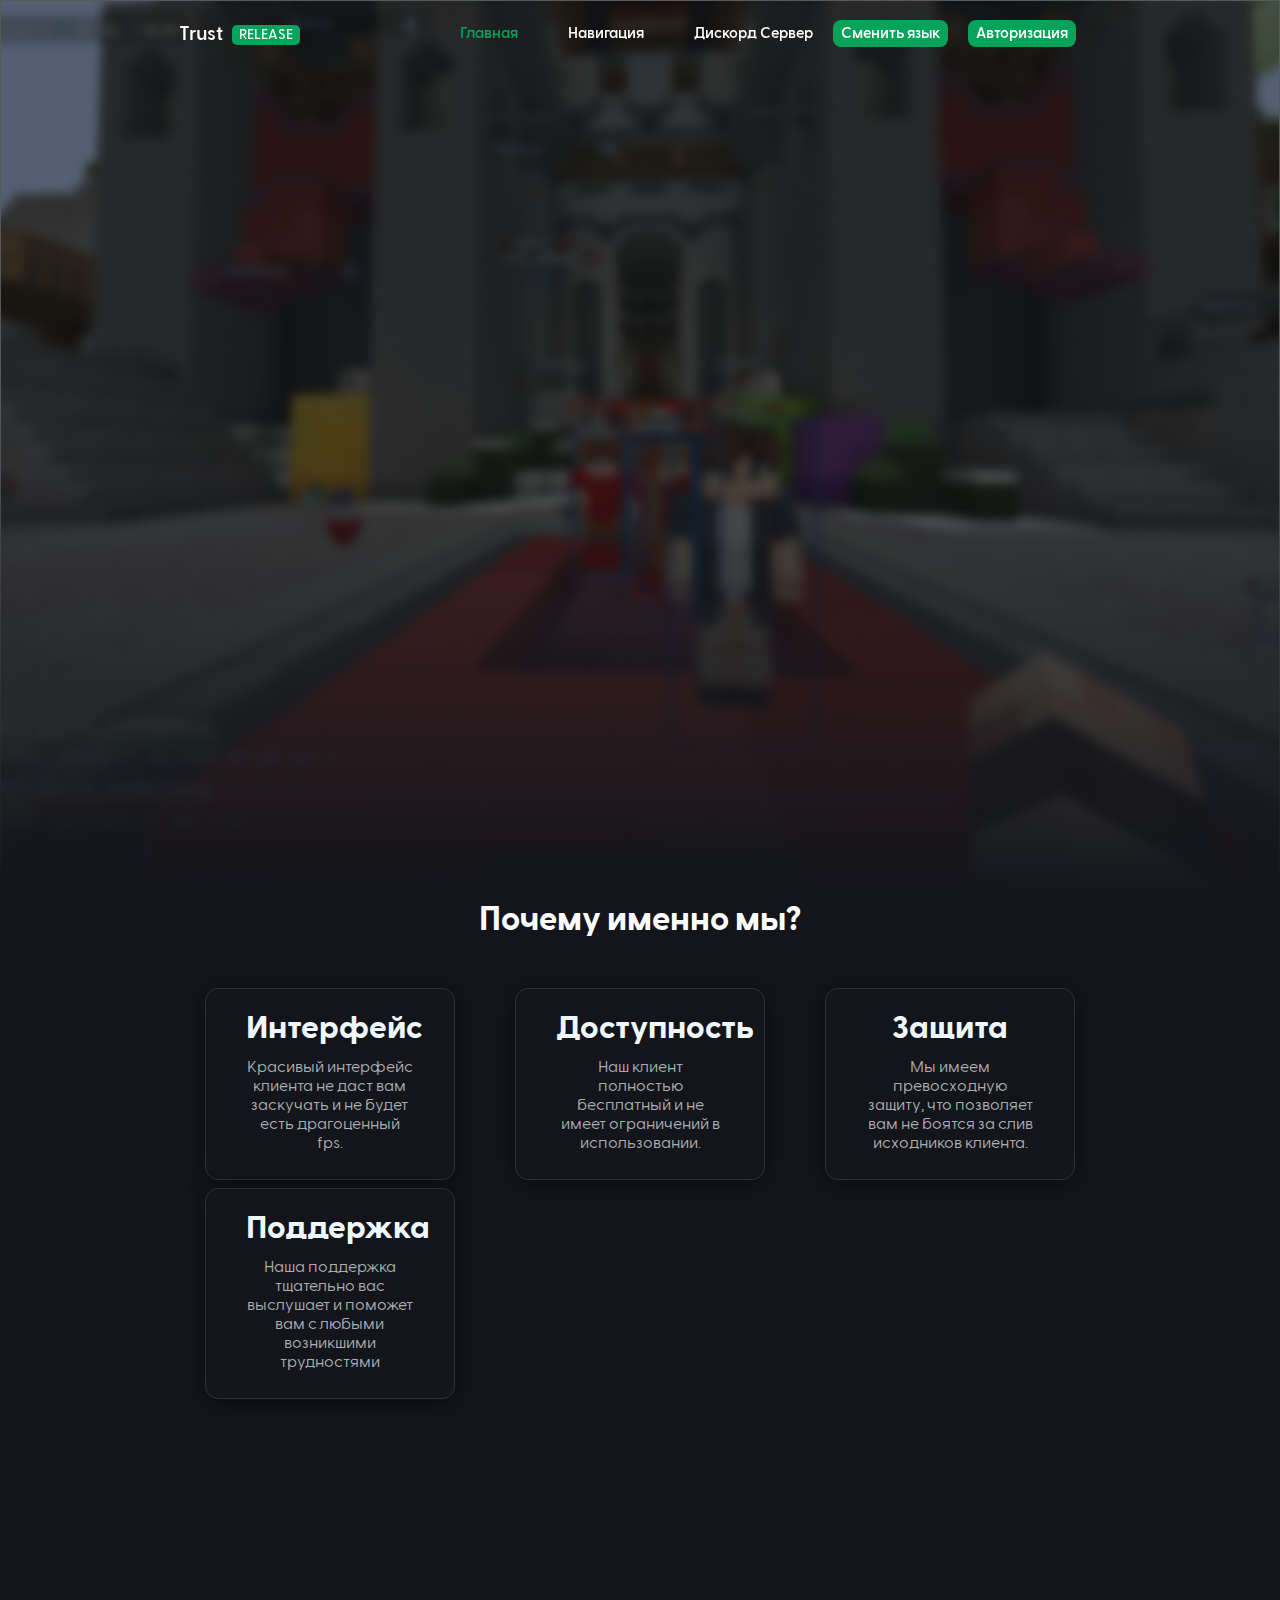
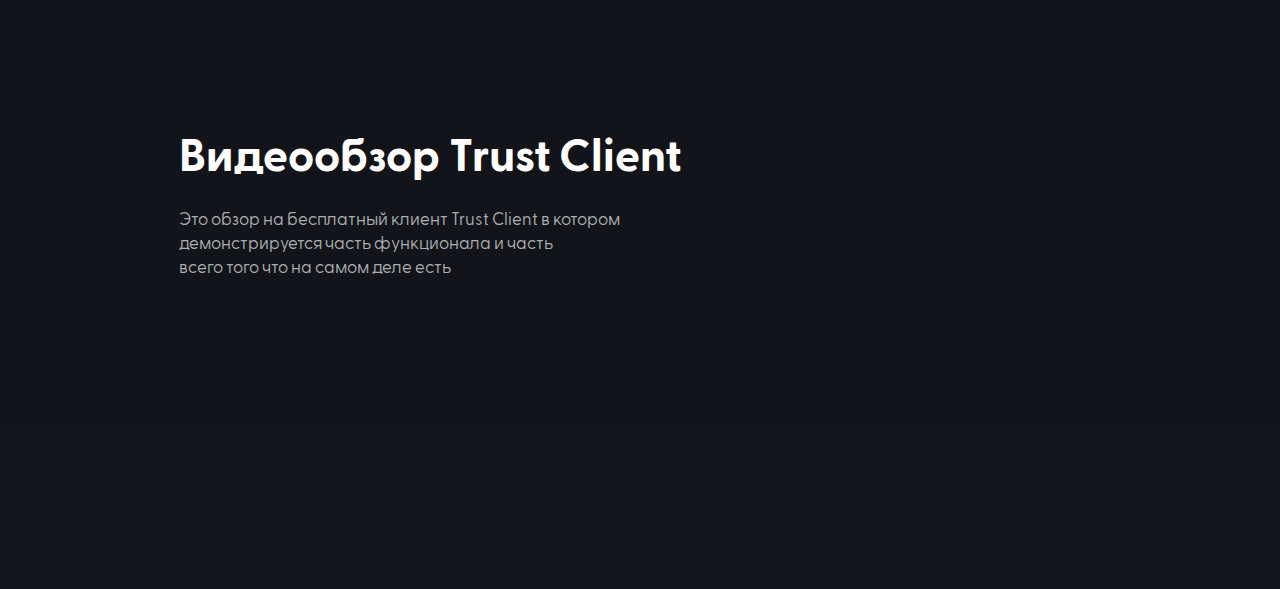
<file: index.html>
<!DOCTYPE html>
<html lang="en">
<head>
    <meta charset="UTF-8">
    <meta name="viewport" content="width=device-width, initial-scale=1.0">
    <title>Главная - Trust Client</title>
    <link rel="shortcut icon" href="img/ellogo.png">
    <link href='boxicons@2.1.4/css/boxicons.min.css' rel='stylesheet'>
    <link rel="stylesheet" href="css2@family=Material+Symbols+Outlined%253Aopsz,wght,FILL,GRAD@24,400,1,0.html">
    <link rel="stylesheet" href="css/main.css@1703620964.css">
    <link href="css/main.css" rel="stylesheet">
</head>

<body>

    <script src="script.js"></script>
    <script>
        new Snow();
    </script>

    <div class="snowflakes"></div>
    <header class="">
        <a class="logo" href="index.html">Trust <span>RELEASE</span></a>
        <ul class="navlist">
            <li><a style="color: var(--main-color);" href="index1.html">Главная</a></li>
            <li><a href="vibor.html">Навигация</a></li>
            <li><a href="https://discord.gg/SVkJ8RFNTB">Дискорд Сервер</a></li>
            <li><a class="login" href="index2.html">Сменить язык</a></li>
			<li><a class="login" href="login.html"> Авторизация </a></li>
        </ul>
    </header>

    <img class="bg-img" alt="">
    <div class="gradient"></div>
    <div class="transition"></div>

    <section id="main">
        <div class="page-text">
            <h1 class="main-text anim">Trust Client</h1>
            <p class="desc-text anim">Играй и уничтожай всех и все c лучшим читом Trust Client</p>
            <a class="main-btn install anim" href="https://funpay.com/users/14080194/"></span> Купить</a>
            <a class="faq anim" href="faq.php.html">FAQ</a>
        </div>
    </section>

    <section id="whyus">
        <div class="whyus-text">
            <h1 class="sec-title">Почему именно мы?</h1>
            <div class="container">
                <div class="wbox">
                    <h1 class="title">Интерфейс</h1>
                    <p class="desc">Красивый интерфейс клиента не даст вам заскучать и не будет есть драгоценный fps.</p>
                </div>
                
                <div class="wbox">
                    <h1 class="title">Доступность</h1>
                    <p class="desc">Наш клиент полностью бесплатный и не имеет ограничений в использовании.</p>
                </div>
                <div class="wbox">
                    <h1 class="title">Защита</h1>
                    <p class="desc">Мы имеем превосходную защиту, что позволяет вам не боятся за слив исходников клиента.</p>
                </div>
                <div style="cursor: pointer;" target="_blank" onclick="window.location='https://discord.gg/kBM9PZbbsW%E2%9C%85'" class="wbox">
                    <h1 class="title">Поддержка</h1>
                    <p class="desc">Наша поддержка тщательно вас выслушает и поможет вам с любыми возникшими трудностями</p>
                </div>
            </div>
        </div>
    </section>

    <section id="showcase"> 
        <div class="video-text">
            <div class="video-showcase">
				<iframe 
					style="margin-left: 750px; margin-top: 10px;" 
					width="560" height="315" 
					src="https://www.youtube.com/embed/kPCymlt7l-s?autoplay=1&mute=1&loop=1&playlist=kPCymlt7l-s" 
					frameborder="0" 
					allow="autoplay; encrypted-media" 
					allowfullscreen>
				</iframe>
            </div>
            <h1 class="main-text">Видеообзор Trust Client</h1>
            <p class="desc-text">Это обзор на бесплатный клиент Trust Client в котором <br> демонстрируется часть функционала и часть <br> всего того что на самом деле есть</p>
        </div>
    </section>
        <section id="join-us">
            <div class="con-text">
            </div>
        </section>
    <script>

        window.onload = function () {
          document.body.classList.add('loaded_hiding');
          window.setTimeout(function () {
            document.body.classList.add('loaded');
            document.body.classList.remove('loaded_hiding');
          }, 500);
        }

        //Sticky header 
        document.addEventListener("DOMContentLoaded", function() {
            const header = document.querySelector("header");
            window.addEventListener("scroll", function() { 
                header.classList.toggle("sticky", window.scrollY > 20);
            });
        });
        

let valueDisplays = document.querySelectorAll(".desc-count");
let interval = 2000;
let maxEndValue = 0;
let numSteps = 1000;

valueDisplays.forEach((valueDisplay) => {
   let endValue = parseInt(valueDisplay.getAttribute("data-val"));
   maxEndValue = Math.max(maxEndValue, endValue);
});

let duration = Math.floor(interval / numSteps);

valueDisplays.forEach((valueDisplay) => {
   let startValue = 0;
   let endValue = parseInt(valueDisplay.getAttribute("data-val"));
   let increment = (endValue - startValue) / numSteps;
   let step = 0;

   let counter = setInterval(function () {
      startValue += increment;
      step++;
      valueDisplay.textContent = Math.round(startValue);
      if (step >= numSteps) {
          clearInterval(counter);
          valueDisplay.textContent = endValue;
      }
   }, duration);
});

    </script>
</body>
</html>
</file>
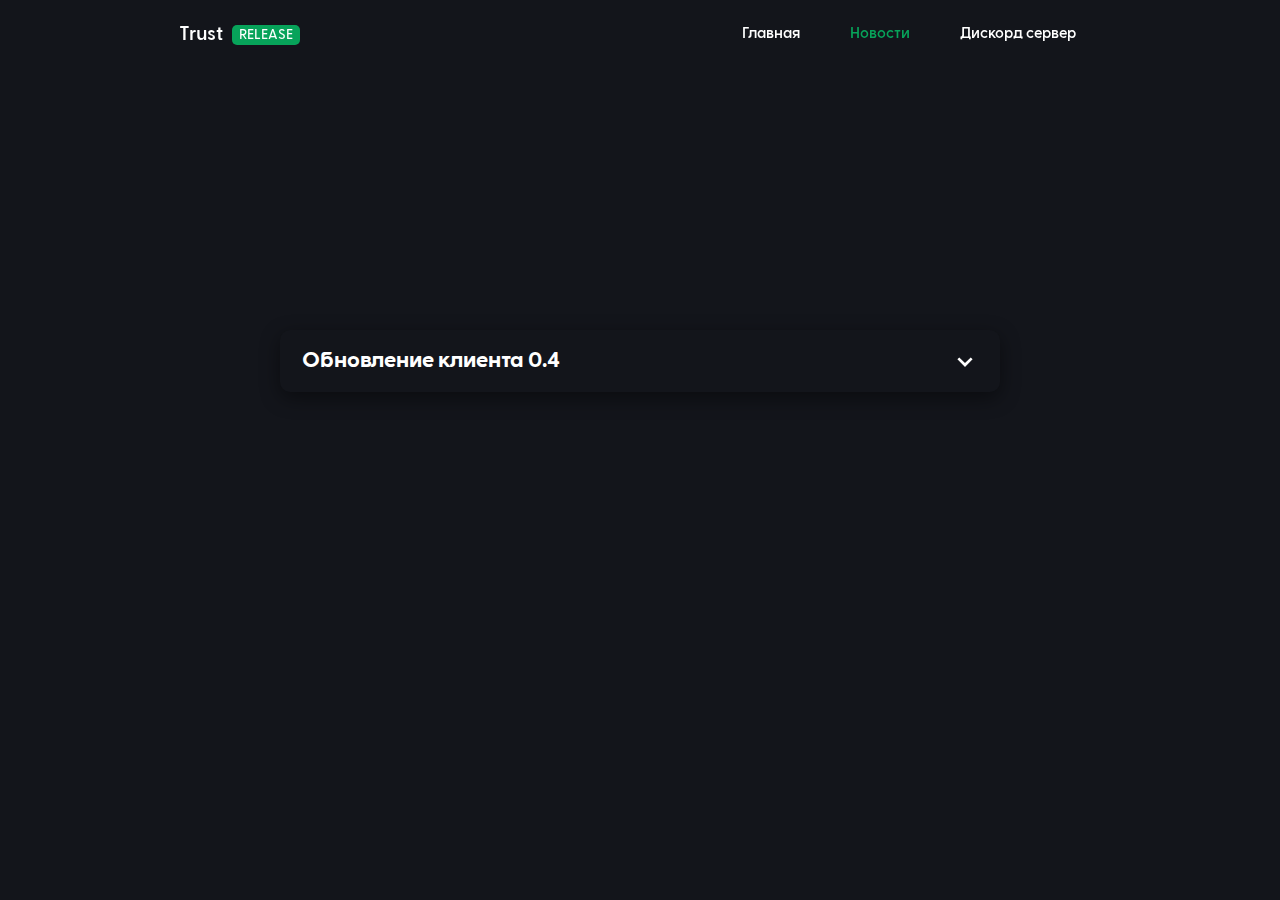
<file: co news.html>
<!DOCTYPE html>
<html lang="en">
<head>
    <meta charset="UTF-8">
    <meta name="viewport" content="width=device-width, initial-scale=1.0">
    <title>News - Trust Client</title>
    <link rel="shortcut icon" href="img/ellogo.png">
    <link href='boxicons@2.1.4/css/boxicons.min.css' rel='stylesheet'>
    <link rel="stylesheet" href="css2@family=Material+Symbols+Outlined%253Aopsz,wght,FILL,GRAD@24,400,1,0.html">
    <link rel="stylesheet" href="css/faq-1.css@1703621005.css">
</head>
<body>

    <div class="preloader">
        <div class="preloader__row">
          <div class="preloader__item"></div>
          <div class="preloader__item"></div>
        </div>
      </div>

    <header class="">
        <a class="logo" href="index1.html">Trust <span>RELEASE</span></a>
        <ul class="navlist">
            <li><a href="index1.html">Главная</a></li>
            <li><a style="color: var(--main-color);" href="co&#32;news.html">Новости</a></li>
            <li><a href="https://discord.gg/SVkJ8RFNTB">Дискорд сервер</a></li>
            <!--<li><a class="login" href="">Авторизация</a></li>-->
        </ul>
    </header>

    <!-- Секция #1 - Конфиги Основное -->
    <section id="main">
        <div class="page-text">
            <h1 class="main-text anim">Новости клиента</h1>
            <p class="desc-text anim">Здесь вы сможете найти информацию о нашем клиенте,<br> о обновлениях также</p>
        </div>
        <div id="faq-u">
            <div class="faq">
                <div class="question">
                    <h2 class="qatitle">Обновление клиента 0.4</h2>
                    <svg xmlns="http://www.w3.org/2000/svg" width="32" height="32" viewbox="0 0 24 24" style="fill: rgb(255, 255, 255);"><path d="M16.293 9.293 12 13.586 7.707 9.293l-1.414 1.414L12 16.414l5.707-5.707z"></path></svg>
                </div>
                <div class="answer">
					<p>	[+] FastEXP
					<br>	[+] ClientSounds - добавили 3 звука
					<br>	[+] KTleave
					<br>	[+] Speed-добавили новые режимы-  Matrix, FunskyHVH, Elytra.
					<br>	[+] AutoFarm-Фармит все различные культуры
					<br>	[+] DeathEffect
					<br>	[+] Optimization - (Автопрыжок ,оптимизация блоков ,оптимизация неба ,оптимизация энтити ,освещение ,партиклы , подветка клиента) +50-100 fps
					<br>	[+] ArmorAlert-(В нотифликэйшенах упоминает если низкая прочтость брони
					<br>	[+] Notiflication - добавили новые иконки 
					<br>	[+] BanNotiflication - вылазет уведомление когда кого либо забанили
					<br>	[+] ClickGui - Поиск
					<br>	[+] TargetESP - Призраки , теперь 3 души вместо 2
					<br>	[+] Hud - Inventory
					<br>	[/] ElytraTarget
					<br>	[/] KillAura-ускорили
					<br>	[/] WaterMark-Печать надписи BETA
					<br>	[/] AutoSprint - сохранять спринт
					<br>	[/] AutoSwap - теперь свапаеться тотем на тотем , сфера на сферу
                    </p>
                </div>
        </section>


    <footer> </footer>

    <script>

        // Loading page
        window.onload = function () {
          document.body.classList.add('loaded_hiding');
          window.setTimeout(function () {
            document.body.classList.add('loaded');
            document.body.classList.remove('loaded_hiding');
          }, 500);
        }

        //Sticky header 
        document.addEventListener("DOMContentLoaded", function() {
            const header = document.querySelector("header");
            window.addEventListener("scroll", function() { 
                header.classList.toggle("sticky", window.scrollY > 20);
            });
        });

        // FAQs

        const faqs = document.querySelectorAll(".faq");

        faqs.forEach((faq) => {
            faq.addEventListener("click", () => {
                faq.classList.toggle("active");
            });
        });
    </script>
</body>
</html>

   <!-- Секция #666 - Пастим сайт -->
</file>
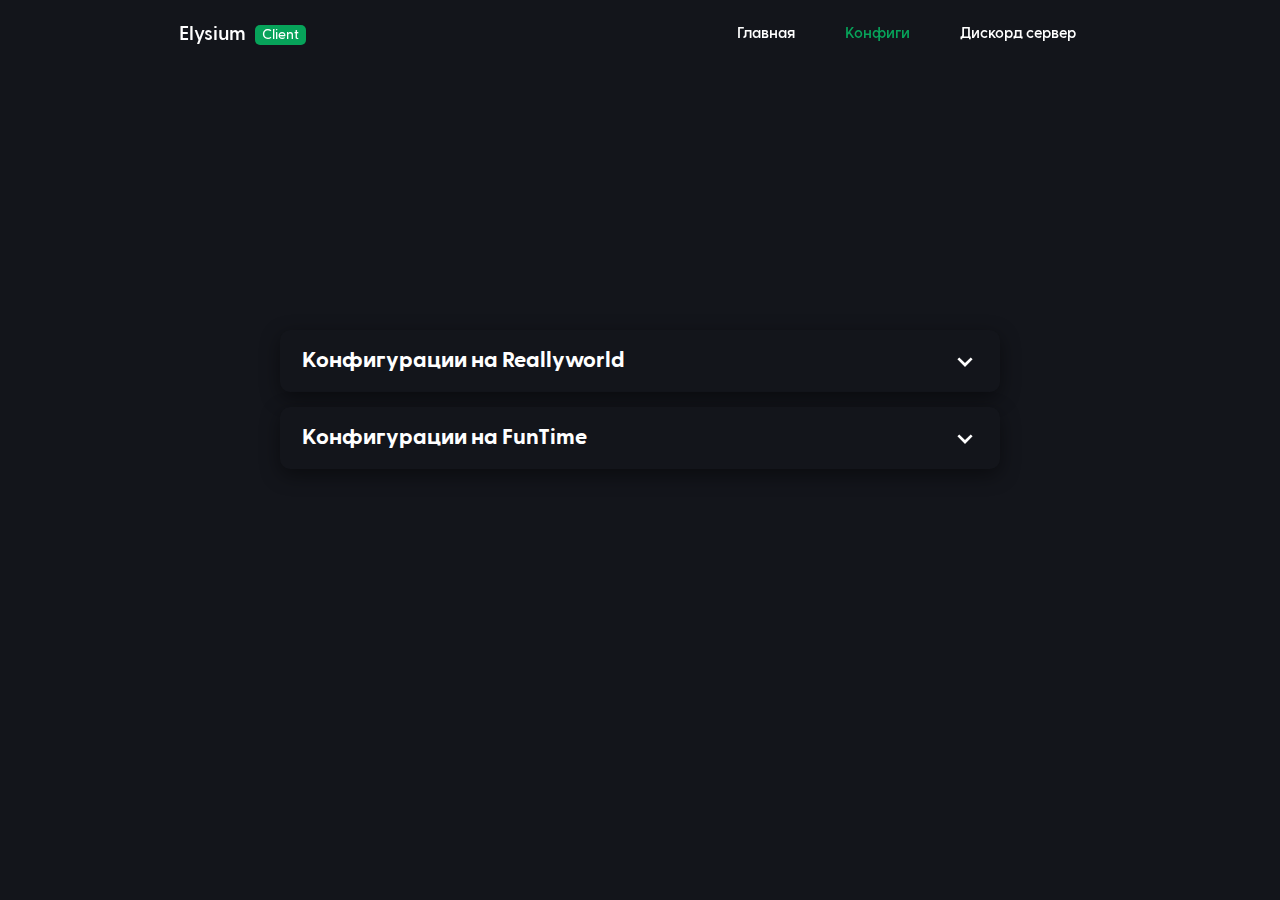
<file: configs.html>
<!DOCTYPE html>
<html lang="en">
<head>
    <meta charset="UTF-8">
    <meta name="viewport" content="width=device-width, initial-scale=1.0">
    <title>Configs - Elysium Client</title>
    <link rel="shortcut icon" href="img/ellogo.png">
    <link href='boxicons@2.1.4/css/boxicons.min.css' rel='stylesheet'>
    <link rel="stylesheet" href="css2@family=Material+Symbols+Outlined%253Aopsz,wght,FILL,GRAD@24,400,1,0.html">
    <link rel="stylesheet" href="css/faq-1.css@1703621005.css">
</head>
<body>

    <div class="preloader">
        <div class="preloader__row">
          <div class="preloader__item"></div>
          <div class="preloader__item"></div>
        </div>
      </div>

    <header class="">
        <a class="logo" href="index1.html">Elysium <span>Client</span></a>
        <ul class="navlist">
            <li><a href="index1.html">Главная</a></li>
            <li><a style="color: var(--main-color);" href="configs.html">Конфиги</a></li>
            <li><a href="https://discord.gg/Jp48Rv8VJC">Дискорд сервер</a></li>
            <!--<li><a class="login" href="">Авторизация</a></li>-->
        </ul>
    </header>

    <!-- Секция #1 - Конфиги Основное -->
    <section id="main">
        <div class="page-text">
            <h1 class="main-text anim">Конфиги сообщества</h1>
            <p class="desc-text anim">Здесь вы сможете найти конфигурации других юзеров <br> для лучшего понятия работы сервиса</p>
        </div>
        <div id="faq-u">
            <div class="faq">
                <div class="question">
                    <h2 class="qatitle">Конфигурации на Reallyworld</h2>
                    <svg xmlns="http://www.w3.org/2000/svg" width="32" height="32" viewbox="0 0 24 24" style="fill: rgb(255, 255, 255);"><path d="M16.293 9.293 12 13.586 7.707 9.293l-1.414 1.414L12 16.414l5.707-5.707z"></path></svg>
                </div>
                <div class="answer">
                    <p><a class="main-btn install anim" href="https://cdn.discordapp.com/attachments/1190740321911455845/1190744792741724311/muslim.cfg?ex=65a2ea81&is=65907581&hm=df0b64f0ef364665b7ac559b64189a34ff11c3203224a1a0efd871bfcf1f762b&"><span><i class="bx bxs-download"></i></span> Конфиг 1</a>
                        <br><p><a class="main-btn install anim" href="https://cdn.discordapp.com/attachments/1190740321911455845/1190740597447872532/rw.cfg?ex=65a2e699&is=65907199&hm=4013f4685cde7d5cc4ccdf7e37395c2451649b23f6efaf9692d8750fc3f62dda&"><span><i class="bx bxs-download"></i></span> Конфиг 2</a>
                        <br><p><a class="main-btn install anim" href="https://moneyz.pidors.fun/Demwkn/govonwqr31r2748923238428739982398778923798432798432798432798432789324789234789"><span><i class="bx bxs-download"></i></span> Конфиг 3</a>
                    </p>
                </div>
            </div>
            <div class="faq">
                <div class="question">
                    <h2 class="qatitle">Конфигурации на FunTime</h2>
                    <svg xmlns="http://www.w3.org/2000/svg" width="32" height="32" viewbox="0 0 24 24" style="fill: rgb(255, 255, 255);"><path d="M16.293 9.293 12 13.586 7.707 9.293l-1.414 1.414L12 16.414l5.707-5.707z"></path></svg>
                </div>
                <div class="answer">
                    <p><a class="main-btn install anim" href="https://cdn.discordapp.com/attachments/1190740321911455845/1190744728245899365/ft.cfg?ex=65a2ea72&is=65907572&hm=bca6f15a23363c39438c1e6a9cf0aaaed43a349c4031aab55ae013c8fb56bf8c&"><span><i class="bx bxs-download"></i></span> Конфиг 1</a>
                        <br><p><a class="main-btn install anim" href="https://elysiumdlc.fun/нету&#32;ничего&#32;пока&#32;что"><span><i class="bx bxs-download"></i></span> Конфиг 2</a>
                        <br><p><a class="main-btn install anim" href="https://elysiumdlc.fun/нету&#32;ничего&#32;пока&#32;что"><span><i class="bx bxs-download"></i></span> Конфиг 3</a>
                    </p>
                </div>
            </div>
                </div>
            </div>
            <div class="faq">
                <div class="question">
        </div>
        </section>


    <footer> </footer>

    <script>

        // Loading page
        window.onload = function () {
          document.body.classList.add('loaded_hiding');
          window.setTimeout(function () {
            document.body.classList.add('loaded');
            document.body.classList.remove('loaded_hiding');
          }, 500);
        }

        //Sticky header 
        document.addEventListener("DOMContentLoaded", function() {
            const header = document.querySelector("header");
            window.addEventListener("scroll", function() { 
                header.classList.toggle("sticky", window.scrollY > 20);
            });
        });

        // FAQs

        const faqs = document.querySelectorAll(".faq");

        faqs.forEach((faq) => {
            faq.addEventListener("click", () => {
                faq.classList.toggle("active");
            });
        });
    </script>

</body>
</html>

   <!-- Секция #666 - Пастим сайт -->
</file>
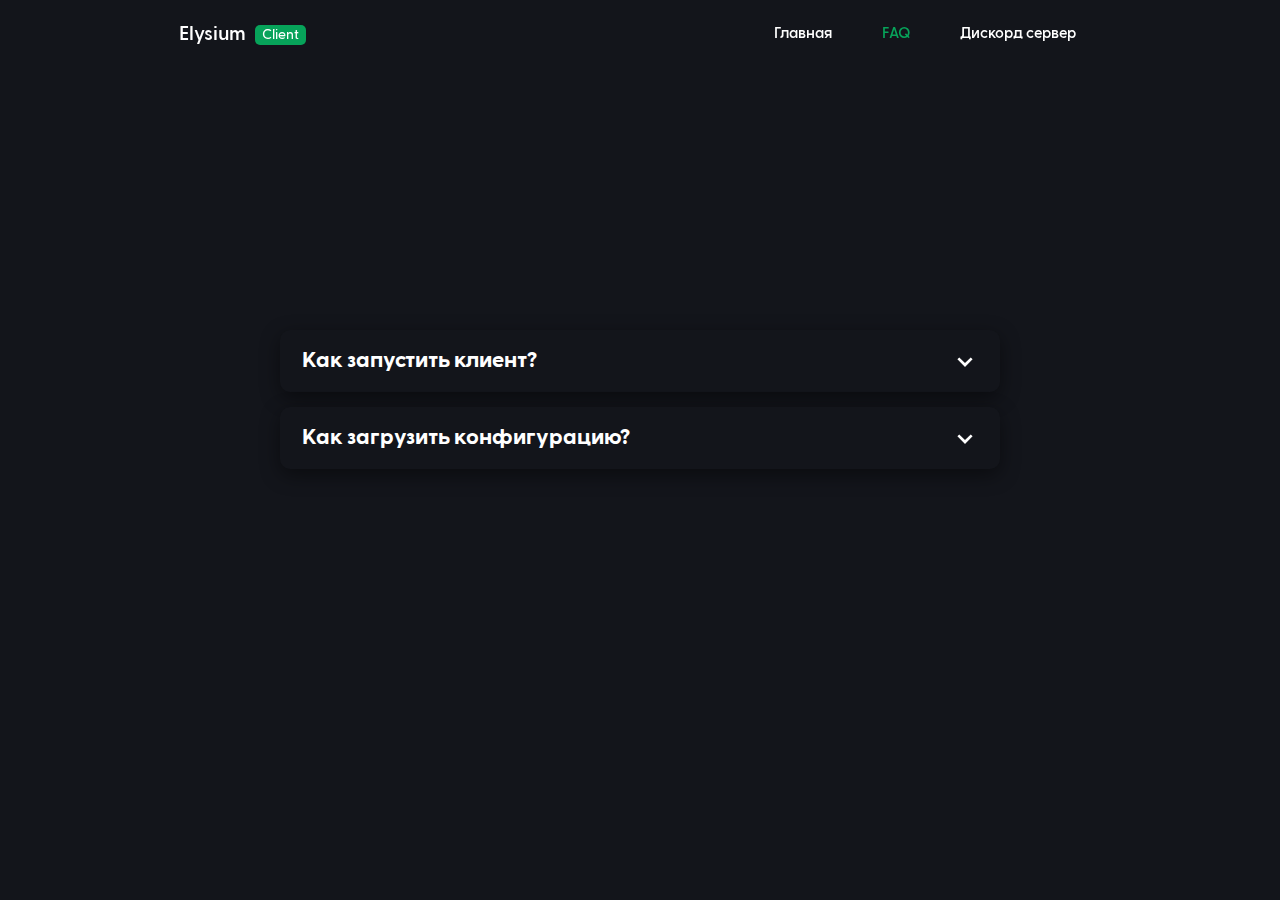
<file: faq.html>
<!DOCTYPE html>
<html lang="en">
<head>
    <meta charset="UTF-8">
    <meta name="viewport" content="width=device-width, initial-scale=1.0">
    <title>FAQ - Elysium Client</title>
    <link rel="shortcut icon" href="img/ellogo.png">
    <link href='boxicons@2.1.4/css/boxicons.min.css' rel='stylesheet'>
    <link rel="stylesheet" href="css2@family=Material+Symbols+Outlined%253Aopsz,wght,FILL,GRAD@24,400,1,0.html">
    <link rel="stylesheet" href="css/faq-1.css@1703621005.css">
</head>
<body>

    <div class="preloader">
        <div class="preloader__row">
          <div class="preloader__item"></div>
          <div class="preloader__item"></div>
        </div>
      </div>

    <header class="">
        <a class="logo" href="index1.html">Elysium <span>Client</span></a>
        <ul class="navlist">
            <li><a href="index1.html">Главная</a></li>
            <li><a style="color: var(--main-color);" href="faq.html">FAQ</a></li>
            <li><a href="https://discord.gg/Jp48Rv8VJC">Дискорд сервер</a></li>
            <!--<li><a class="login" href="">Авторизация</a></li>-->
        </ul>
    </header>

    <!-- Секция #1 - Faq Основное -->
    <section id="main">
        <div class="page-text">
            <h1 class="main-text anim">Часто задаваемые вопросы</h1>
            <p class="desc-text anim">Здесь вы сможете найти ответы на часто задаваемые вопросы <br> для лучшего понятия работы сервиса</p>
        </div>
    <div id="faq-u">
        <div class="faq">
            <div class="question">
                <h2 class="qatitle">Как запустить клиент?</h2>
                <svg xmlns="http://www.w3.org/2000/svg" width="32" height="32" viewbox="0 0 24 24" style="fill: rgb(255, 255, 255);"><path d="M16.293 9.293 12 13.586 7.707 9.293l-1.414 1.414L12 16.414l5.707-5.707z"></path></svg>
            </div>
            <div class="answer">
                <p>С начала вам нужно купить клиент
                    <br>Открыть лоудер и ввести ключ для входа
                    <br>После этого выберете "1" у вас пойдет скачивание клиента.
                </p>
            </div>
        </div>
        <div class="faq">
            <div class="question">
                <h2 class="qatitle">Как загрузить конфигурацию?</h2>
                <svg xmlns="http://www.w3.org/2000/svg" width="32" height="32" viewbox="0 0 24 24" style="fill: rgb(255, 255, 255);"><path d="M16.293 9.293 12 13.586 7.707 9.293l-1.414 1.414L12 16.414l5.707-5.707z"></path></svg>
            </div>
            <div class="answer">
                <p>1) Вам нужно зайти в директорию майнкрафта 
                    <br>2) Зайти в папку TrustClient/game/TrustClient/configs и закинуть туда ваш конфиг
                    <br>3) Зайти в DLC и написать в чат .cfg load <ваше название конфига>
                </p>
            </div>
        </div>
            </div>
        </div>
        <div class="faq">
            <div class="question">
    </div>
    </section>

    <!-- Секция #5 - Футер (тех поддержка)-->
    <footer> </footer>

    <script>

        // Loading page
        window.onload = function () {
          document.body.classList.add('loaded_hiding');
          window.setTimeout(function () {
            document.body.classList.add('loaded');
            document.body.classList.remove('loaded_hiding');
          }, 500);
        }

        //Sticky header 
        document.addEventListener("DOMContentLoaded", function() {
            const header = document.querySelector("header");
            window.addEventListener("scroll", function() { 
                header.classList.toggle("sticky", window.scrollY > 20);
            });
        });

        // FAQs

        const faqs = document.querySelectorAll(".faq");

        faqs.forEach((faq) => {
            faq.addEventListener("click", () => {
                faq.classList.toggle("active");
            });
        });
    </script>
</body>
</html>
</file>
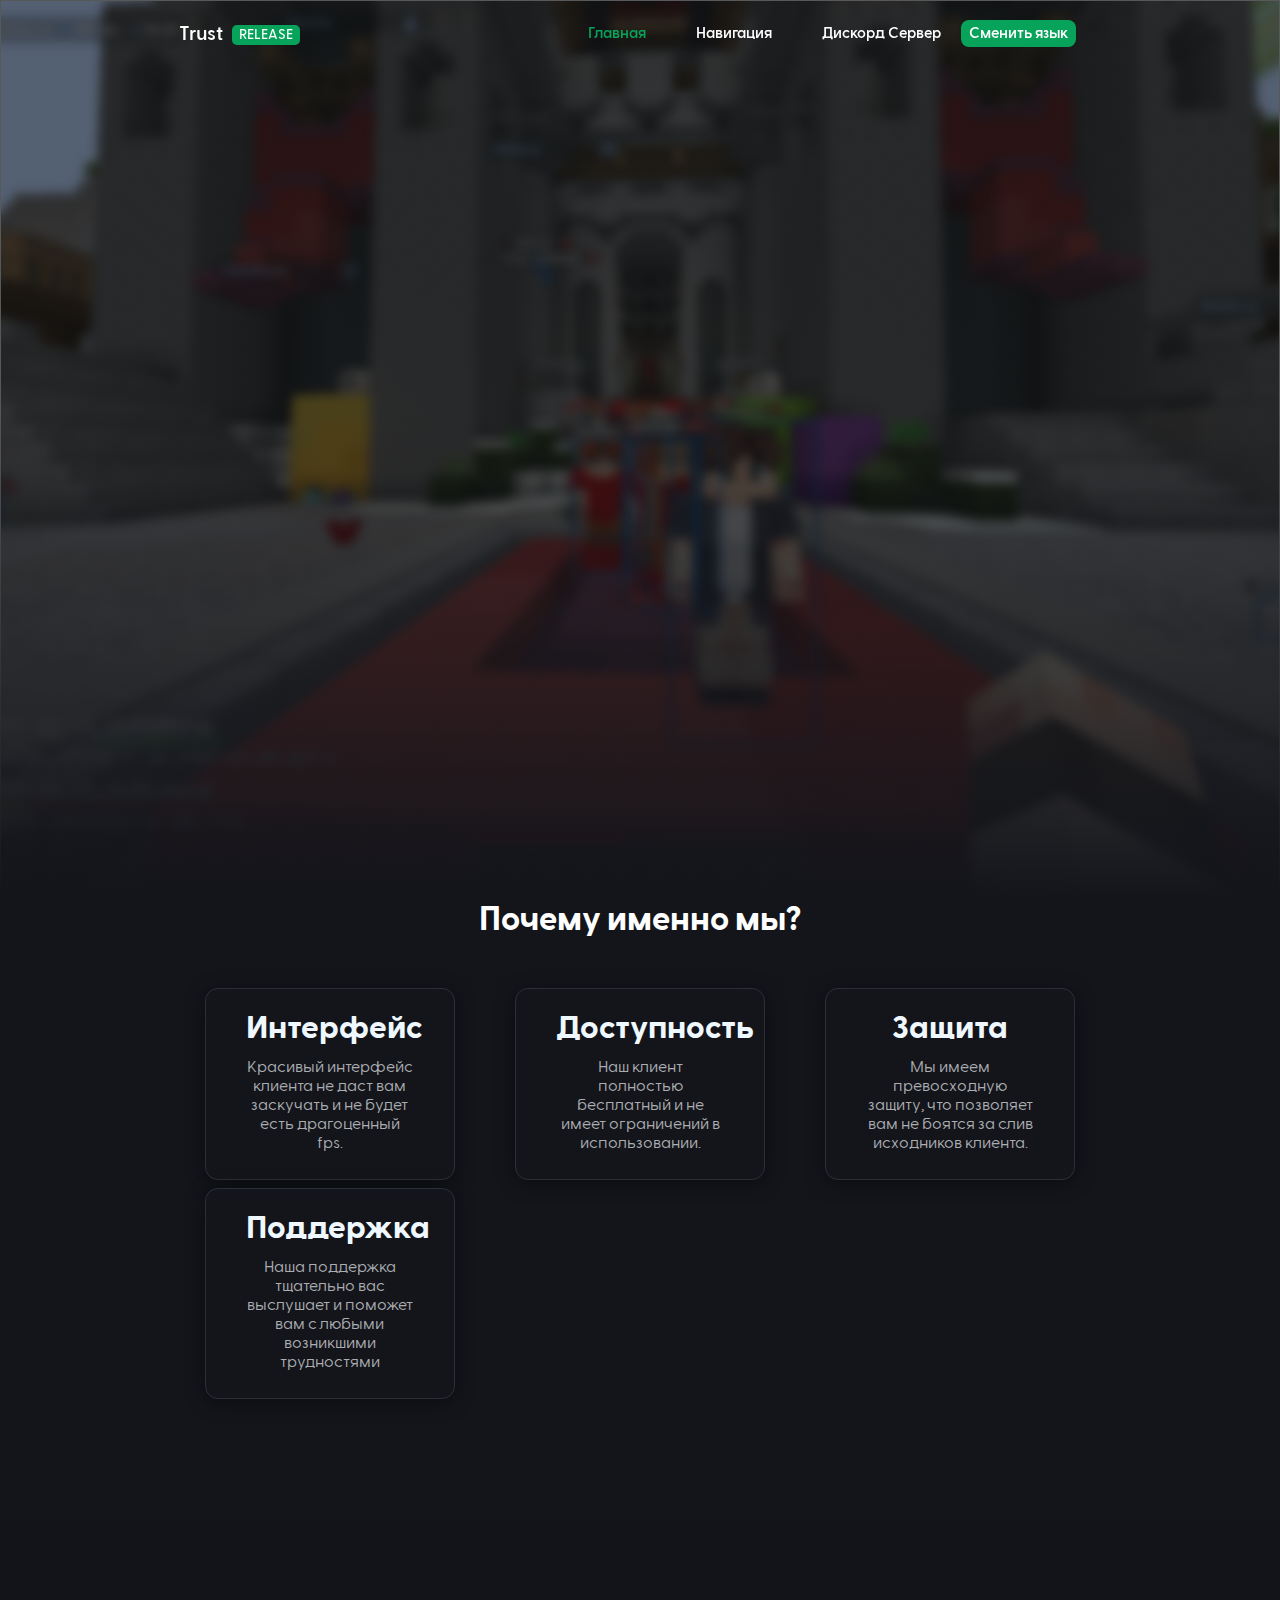
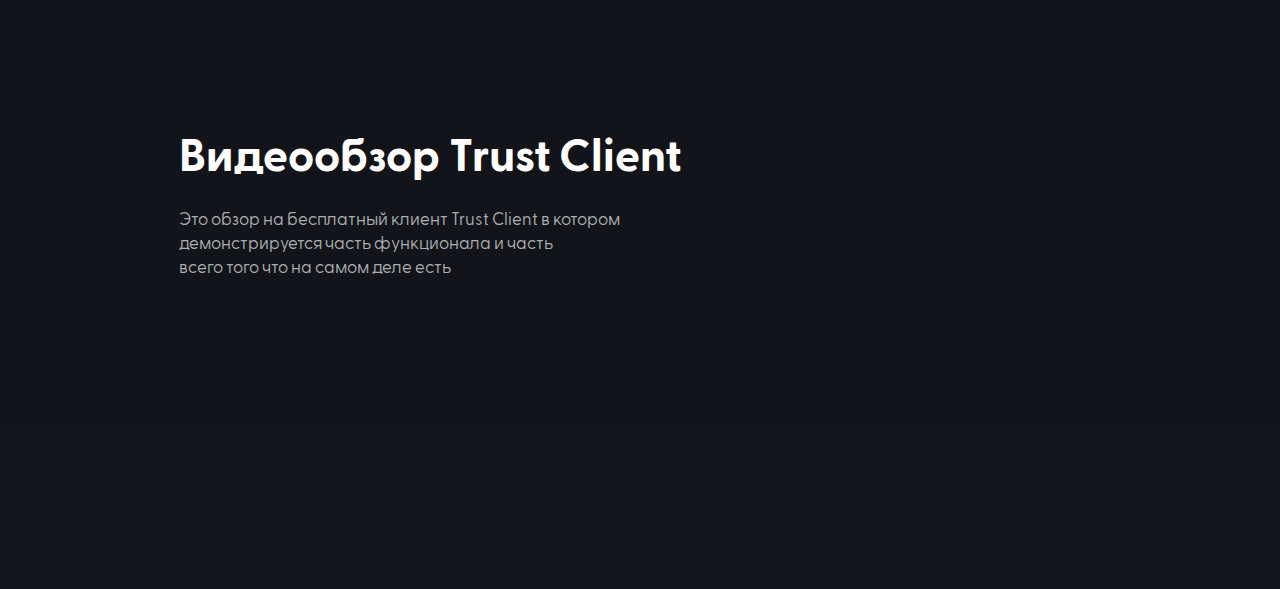
<file: index1.html>
<!DOCTYPE html>
<html lang="en">
<head>
    <meta charset="UTF-8">
    <meta name="viewport" content="width=device-width, initial-scale=1.0">
    <title>Главная - Trust Client</title>
    <link rel="shortcut icon" href="img/ellogo.png">
    <link href='boxicons@2.1.4/css/boxicons.min.css' rel='stylesheet'>
    <link rel="stylesheet" href="css2@family=Material+Symbols+Outlined%253Aopsz,wght,FILL,GRAD@24,400,1,0.html">
    <link rel="stylesheet" href="css/main.css@1703620964.css">
    <link href="css/main.css" rel="stylesheet">
	
</head>

<body>

    <script src="script.js"></script>
    <script>
        new Snow();
    </script>

    <div class="snowflakes"></div>

    <header class="">
        <a class="logo" href="index.html">Trust <span>RELEASE</span></a>
        <ul class="navlist">
            <li><a style="color: var(--main-color);" href="index1.html">Главная</a></li>
            <li><a href="vibor.html">Навигация</a></li>
            <li><a href="https://discord.gg/SVkJ8RFNTB">Дискорд Сервер</a></li>
            <li><a class="login" href="index2.html">Сменить язык</a></li>
        </ul>
    </header>
	<img class="bg-img" alt="">
    <div class="gradient"></div>
    <div class="transition"></div>

    <section id="main">
        <div class="page-text">
            <h1 class="main-text anim">Trust Client</h1>
            <p class="desc-text anim">Играй и уничтожай всех и все c лучшим читом Trust Client</p>
            <a class="main-btn install anim" href="https://funpay.com/users/14080194/"></span> Купить</a>
            <a class="faq anim" href="faq.php.html">FAQ</a>
        </div>
    </section>

    <section id="whyus">
        <div class="whyus-text">
            <h1 class="sec-title">Почему именно мы?</h1>
            <div class="container">
                <div class="wbox">
                    <h1 class="title">Интерфейс</h1>
                    <p class="desc">Красивый интерфейс клиента не даст вам заскучать и не будет есть драгоценный fps.</p>
                </div>
                
                <div class="wbox">
                    <h1 class="title">Доступность</h1>
                    <p class="desc">Наш клиент полностью бесплатный и не имеет ограничений в использовании.</p>
                </div>
                <div class="wbox">
                    <h1 class="title">Защита</h1>
                    <p class="desc">Мы имеем превосходную защиту, что позволяет вам не боятся за слив исходников клиента.</p>
                </div>
                <div style="cursor: pointer;" target="_blank" onclick="window.location='https://discord.gg/Jp48Rv8VJC'" class="wbox">
                    <h1 class="title">Поддержка</h1>
                    <p class="desc">Наша поддержка тщательно вас выслушает и поможет вам с любыми возникшими трудностями</p>
                </div>
            </div>
        </div>
    </section>

    <section id="showcase"> 
        <div class="video-text">
            <div class="video-showcase">
				<iframe 
					style="margin-left: 750px; margin-top: 10px;" 
					width="560" height="315" 
					src="https://www.youtube.com/embed/kPCymlt7l-s?autoplay=1&mute=1&loop=1&playlist=kPCymlt7l-s" 
					frameborder="0" 
					allow="autoplay; encrypted-media" 
					allowfullscreen>
				</iframe>
            </div>
            <h1 class="main-text">Видеообзор Trust Client</h1>
            <p class="desc-text">Это обзор на бесплатный клиент Trust Client в котором <br> демонстрируется часть функционала и часть <br> всего того что на самом деле есть</p>
        </div>
    </section>
        <section id="join-us">
            <div class="con-text">
            </div>
        </section>
    <script>

        window.onload = function () {
          document.body.classList.add('loaded_hiding');
          window.setTimeout(function () {
            document.body.classList.add('loaded');
            document.body.classList.remove('loaded_hiding');
          }, 500);
        }

        document.addEventListener("DOMContentLoaded", function() {
            const header = document.querySelector("header");
            window.addEventListener("scroll", function() { 
                header.classList.toggle("sticky", window.scrollY > 20);
            });
        });
        

let valueDisplays = document.querySelectorAll(".desc-count");
let interval = 2000;
let maxEndValue = 0;
let numSteps = 1000;

valueDisplays.forEach((valueDisplay) => {
   let endValue = parseInt(valueDisplay.getAttribute("data-val"));
   maxEndValue = Math.max(maxEndValue, endValue);
});

let duration = Math.floor(interval / numSteps);

valueDisplays.forEach((valueDisplay) => {
   let startValue = 0;
   let endValue = parseInt(valueDisplay.getAttribute("data-val"));
   let increment = (endValue - startValue) / numSteps;
   let step = 0;

   let counter = setInterval(function () {
      startValue += increment;
      step++;
      valueDisplay.textContent = Math.round(startValue);
      if (step >= numSteps) {
          clearInterval(counter);
          valueDisplay.textContent = endValue;
      }
   }, duration);
});


    </script>
</body>
</html>
</file>
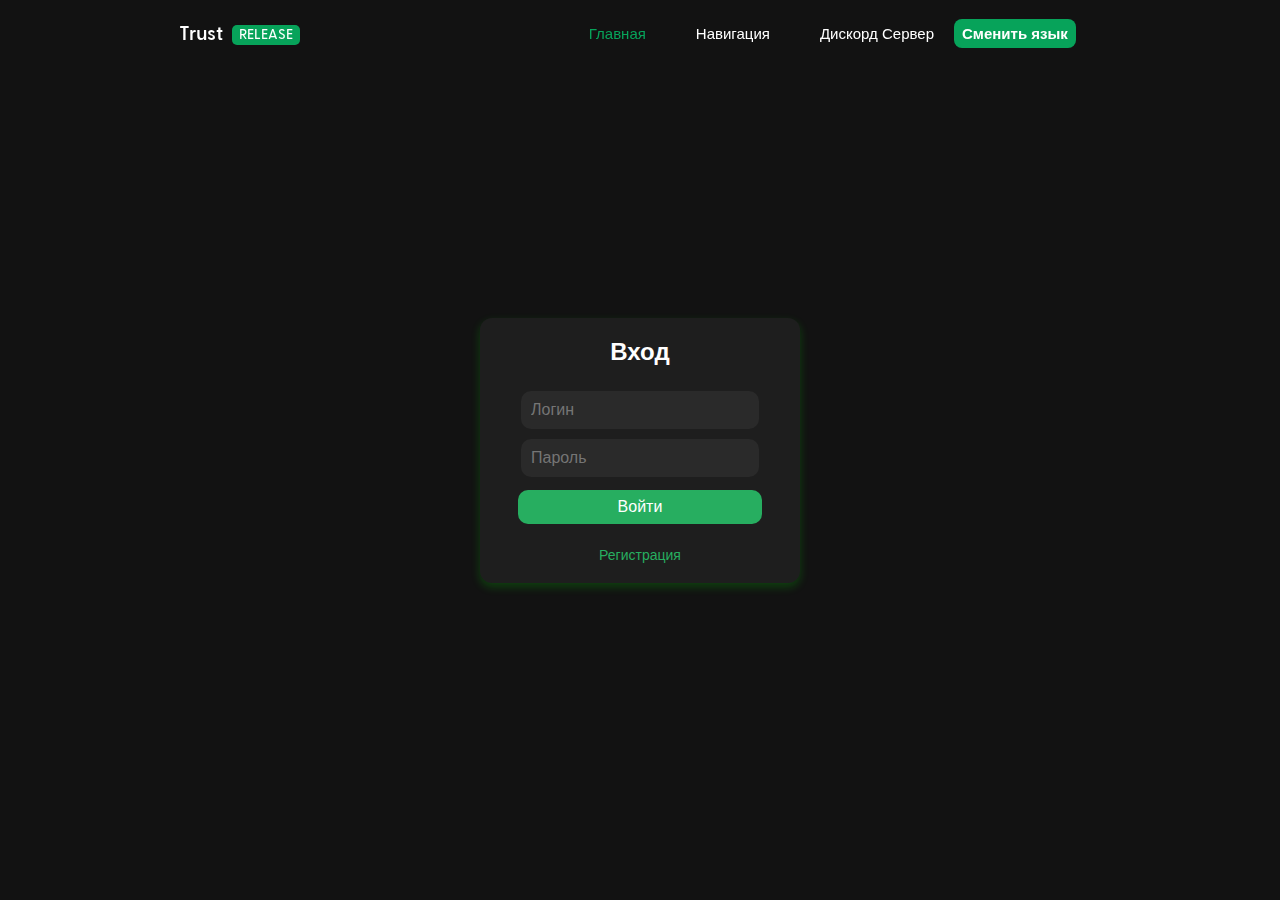
<file: login.html>
<!DOCTYPE html>
<html lang="en" style="--gradient-color: linear-gradient(330deg, #9929ea 0%, #5808fb 100%); --gradient-hover-color: linear-gradient(330deg, #8825cf 0%, #4d09d6 100%); --gradient-focus-color: linear-gradient(330deg, #7c22bd 0%, #4809c5 100%);">
<head>
    <meta charset="UTF-8">
    <meta name="viewport" content="width=device-width, initial-scale=1.0">
    <title>Главная - Trust Client</title>
    <link rel="shortcut icon" href="img/ellogo.png">
    <link href='boxicons@2.1.4/css/boxicons.min.css' rel='stylesheet'>
    <link rel="stylesheet" href="css2@family=Material+Symbols+Outlined%253Aopsz,wght,FILL,GRAD@24,400,1,0.html">
    <link rel="stylesheet" href="css/main.css@1703620964.css">
	
    <link href="css/main.css" rel="stylesheet">
    <link rel="stylesheet" href="css/login.css">

    <link rel="stylesheet" href="css2@family=Material+Symbols+Outlined%253Aopsz,wght,FILL,GRAD@24,400,1,0.html"> 
</head>

<body>
    <script src="script.js"></script>

    <div class="login-container">
        <h2>Вход</h2>
        <form id="loginForm">
            <input type="text" id="username" name="username" placeholder="Логин" required>
            <input type="password" id="password" name="password" placeholder="Пароль" required>
            <button type="submit">Войти</button>
        </form>
        <p class="info-text"><a href="register.html">Регистрация</a></p>
        <div id="message"></div>
    </div>

    <header class="">
        <a class="logo" href="index.html">Trust <span>RELEASE</span></a>
        <ul class="navlist">
            <li><a style="color: var(--main-color);" href="index1.html">Главная</a></li>
            <li><a href="vibor.html">Навигация</a></li>
            <li><a href="https://discord.gg/SVkJ8RFNTB">Дискорд Сервер</a></li>
            <li><a class="login" href="index2.html">Сменить язык</a></li>
        </ul>
	

    <script src="script.js"></script>
    <script>
		document.getElementById("loginForm").addEventListener("submit", function(event) {
			event.preventDefault();

			let username = document.getElementById("username").value;
			let password = document.getElementById("password").value;
			let messageBox = document.getElementById("message");

			fetch("https://trustclient.github.io/new/login.php", {
				method: "POST",
				headers: { "Content-Type": "application/json" },
				body: JSON.stringify({
					username: document.getElementById("username").value,
					password: document.getElementById("password").value
				})
			})
			.then(response => response.json())

			.then(data => {
				messageBox.innerHTML = `<div class="${data.error ? 'error' : 'success'}">${data.message}</div>`;

				if (!data.error) {
					setTimeout(() => { window.location.href = data.redirect; }, 1500);
				}
			})
			.catch(error => {
				messageBox.innerHTML = `<div class="error">Ошибка соединения с сервером!</div>`;
			});
		});
	
    </script>
</body>
</html>
</file>
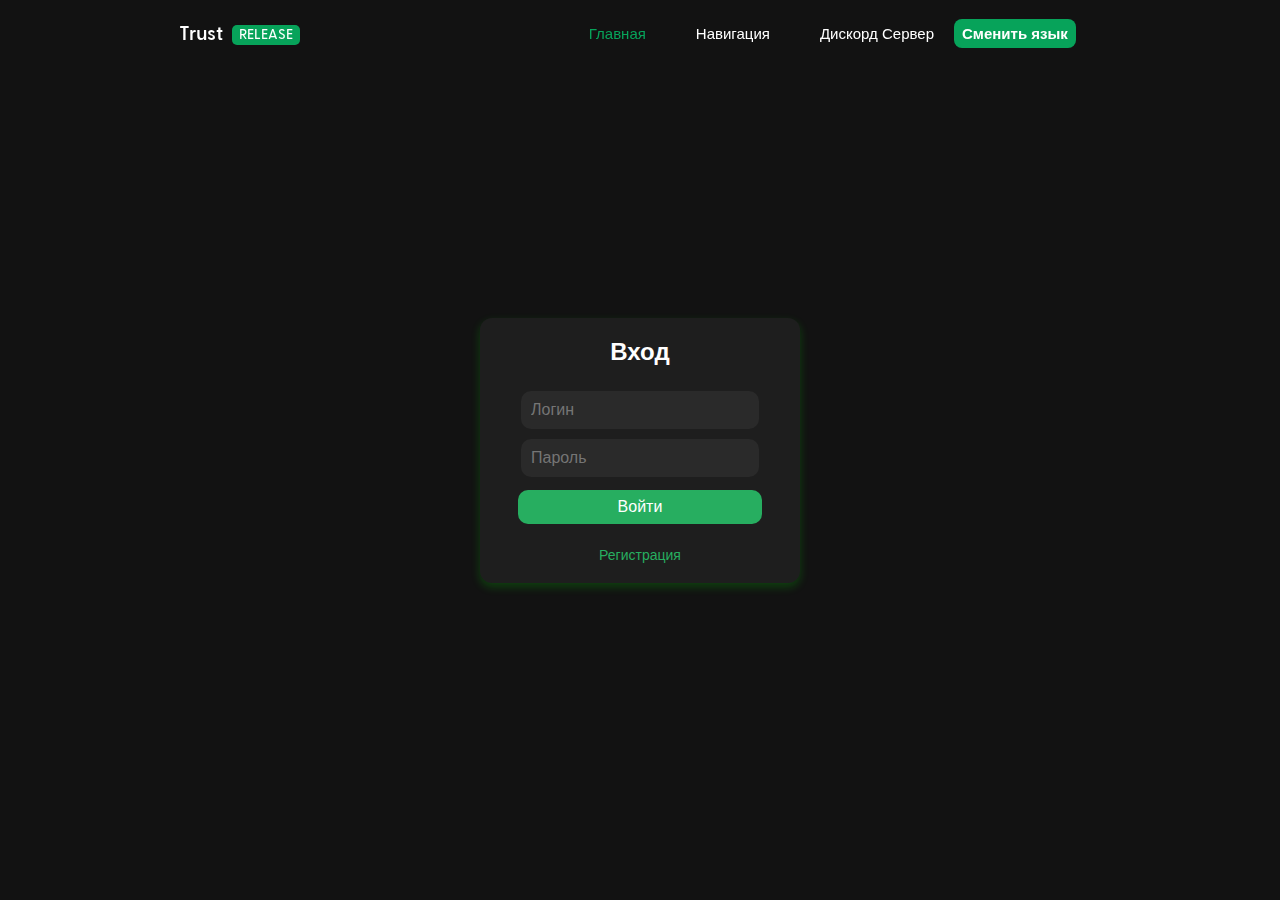
<file: pisunf6.html>
<!DOCTYPE html>
<html lang="ru">
<head>
  <meta charset="UTF-8">
  <meta name="viewport" content="width=device-width, initial-scale=1.0">
  <title>Личный кабинет - Trust Client</title>
  <link rel="stylesheet" href="css/main.css">
  <style>
    * {
      margin: 0;
      padding: 0;
      box-sizing: border-box;
      font-family: Arial, sans-serif;
    }
    body {
      background: #0d0d0d;
      color: white;
      display: flex;
      justify-content: center;
      align-items: center;
      height: 100vh;
    }
    .profile-container {
      background: #1b1b1b;
      width: 150%;
      max-width: 650px;
      padding: 25px;
      border-radius: 15px;
      box-shadow: 0px 4px 10px rgba(0, 255, 0, 0.2);
      text-align: center;
    }
    h2 {
      font-size: 24px;
      margin-bottom: 20px;
    }
    p {
      font-size: 18px;
      margin: 10px 0;
    }
    .btn {
      width: 57%;
      padding: 8px;
      margin: 8px 0;
      background: #27ae60;
      border: none;
      border-radius: 10px;
      font-size: 16px;
      color: white;
      cursor: pointer;
      transition: 0.0s;
    }
    .btn:hover {
      background: linear-gradient(45deg, #27ae60, #27ae60);
    }
    .admin-btn {
      width: 27%;
      padding: 8px;
      margin: 8px 0;
      background: #27ae60;
      border: none;
      border-radius: 10px;
      font-size: 16px;
      color: white;
      cursor: pointer;
      transition: 0.0s;
    }
    .admin-btn:hover {
      background: linear-gradient(45deg, #27ae60, #27ae60);
    }
    .key-input-container {
      margin-top: 20px;
      max-width: 650px;
      display: flex;
      justify-content: center;
      align-items: center;
      border: 2px solid #27ae60; /* Обводка вокруг */
      border-radius: 10px;
      padding: 5px;
    }
    .key-input {
      width: 120%;
      padding: 10px;
      margin-left: 10px;
      font-size: 16px;
      border: none;
      border-radius: 5px;
      background-color: #333;
      color: white;
    }
    .activate-btn {
      width: 25%;
      padding: 10px;
      margin-left: 20px;
      background: #27ae60;
      border: none;
      border-radius: 10px;
      font-size: 16px;
      color: white;
      cursor: pointer;
    }
    .activate-btn:hover {
      background: linear-gradient(45deg, #27ae60, #27ae60);
    }
    .status-message {
      margin-top: 10px;
      font-size: 16px;
      color: #27ae60;
    }
  </style>
</head>

<body>
  <header class="">
    <a class="logo" href="index.html">Trust <span>RELEASE</span></a>
    <ul class="navlist">
      <li><a style="color: var(--main-color);" href="index1.html">Главная</a></li>
      <li><a href="vibor.html">Навигация</a></li>
      <li><a href="https://discord.gg/SVkJ8RFNTB">Дискорд Сервер</a></li>
      <li><a class="login" href="index2.html">Сменить язык</a></li>
    </ul>
  </header>

  <div class="profile-container">
    <h2>Личный кабинет</h2>
    <p><b>UID:</b> <span id="uid">—</span></p>
    <p><b>Логин:</b> <span id="username">—</span></p>
    <p><b>HWID:</b> <span id="hwid">—</span></p>
    <p><b>Подписка до:</b> <span id="sub_end">—</span></p>

    <!-- Кнопка для скачивания лаунчера, изначально скрыта -->
    <button class="btn" id="download-launcher" style="display: none;">Скачать лаунчер</button>

    <button class="btn" id="logout">Выйти</button>
    <button class="admin-btn" id="admin-panel" style="display: none;">Админ-панель</button>

    <!-- Новый блок для активации ключа -->
    <div class="key-input-container">
      <input type="text" id="activation-key" class="key-input" placeholder="Введите ключ активации">
      <button class="activate-btn" id="activate-key">Активировать</button>
    </div>
    <p class="status-message" id="status-message"></p>
  </div>

  <script src="dashboard.js"></script>
  <script>
    // Функция для получения куки по имени
    function getCookie(name) {
      let matches = document.cookie.match(new RegExp(
        "(?:^|; )" + name.replace(/([\.$?*|{}\(\)\[\]\\\/\+^])/g, '\\$1') + "=([^;]*)"
      ));
      return matches ? decodeURIComponent(matches[1]) : undefined;
    }

    // Получаем данные из куки
    const cookieUsername = getCookie("username");
    const cookieUid = getCookie("uid");
    const cookieHwid = getCookie("hwid");
    const cookieSubEnd = getCookie("sub_end");

    // Если нет логина в куках — перенаправляем на страницу входа
    if (!cookieUsername) {
      alert("Сессия истекла! Войдите снова.");
      window.location.href = "login.html";
    } else {
      // Подставляем данные на страницу
      document.getElementById("username").textContent = cookieUsername;
      document.getElementById("uid").textContent = cookieUid || "Не найдено";
      document.getElementById("hwid").textContent = cookieHwid || "Не найдено";
      document.getElementById("sub_end").textContent = cookieSubEnd || "Нет подписки";

      // Загружаем данные об аккаунтах с сервера
      fetch('https://raw.githubusercontent.com/Artem-Russiun/gayporno/refs/heads/main/accounts.json')
        .then(response => response.json())
        .then(data => {
          // Находим аккаунт по имени пользователя (ключ в объекте)
          const userAccount = data[cookieUsername];
          if (userAccount) {
            // Если у пользователя подписка ("yes") – показываем кнопку скачивания
            if (userAccount.havesub === "yes") {
              document.getElementById("download-launcher").style.display = "inline-block";
            } else {
              document.getElementById("download-launcher").style.display = "none";
            }
          }
        })
        .catch(error => console.error('Ошибка при загрузке данных пользователя:', error));
    }

    // Обработка кнопки "Выйти"
    document.getElementById("logout").addEventListener("click", function() {
      document.cookie = "username=; path=/; expires=Thu, 01 Jan 1970 00:00:00 UTC";
      document.cookie = "uid=; path=/; expires=Thu, 01 Jan 1970 00:00:00 UTC";
      document.cookie = "hwid=; path=/; expires=Thu, 01 Jan 1970 00:00:00 UTC";
      document.cookie = "sub_end=; path=/; expires=Thu, 01 Jan 1970 00:00:00 UTC";
      window.location.href = "index.html";
    });

    // Обработка кнопки "Скачать лаунчер"
    document.getElementById("download-launcher").addEventListener("click", function() {
      window.location.href = "https://example.com/launcher.exe"; // Укажите реальную ссылку на лаунчер
    });

    // Обработка активации ключа
// Обработка активации ключа
// Пример кода для активации ключа и обновления файла на GitHub
document.getElementById("activate-key").addEventListener("click", async function() {
    // Получаем значение ключа из инпута
    const activationKey = document.getElementById("activation-key").value.trim();
    const statusMessage = document.getElementById("status-message");

    if (!activationKey) {
        statusMessage.textContent = "Пожалуйста, введите ключ активации!";
        return;
    }
	
    try {
        // Загружаем текущие данные о ключах с GitHub
        const response = await fetch("https://api.github.com/repos/Artem-Russiun/gayporno/contents/keys.json?ref=main");


        const data = await response.json();
        const decodedContent = atob(data.content);
        const keysData = JSON.parse(decodedContent);

        if (!keysData[activationKey]) {
            statusMessage.textContent = "Ошибка: ключ не найден.";
            return;
        }

        let keyData = keysData[activationKey];

        if (keyData.status === "noactivated") {
            keyData.status = "activated";
            keyData.activation_date = new Date().toISOString().split("T")[0];

            if (keyData.days !== "forever") {
                const currentDate = new Date();
                currentDate.setDate(currentDate.getDate() + Number(keyData.days));
                keyData.expiration_date = currentDate.toISOString().split("T")[0];
            }

            // Асинхронное обновление ключа на GitHub
            await updateKeyStatusOnGitHub(activationKey, keysData, data.sha);

            statusMessage.textContent = `Ключ ${activationKey} успешно активирован! Подписка действует до: ${keyData.expiration_date || "не указана"}`;
        } else {
            statusMessage.textContent = "Ошибка: ключ уже активирован.";
        }
    } catch (error) {
        console.error('Ошибка:', error);
        statusMessage.textContent = "Ошибка при активации ключа.";
    }
	
    // Загружаем текущие данные о ключах с GitHub
    fetch("https://api.github.com/repos/Artem-Russiun/gayporno/contents/keys.json?ref=main")
        .then(response => response.json())
        .then(data => {
            const base64Content = data.content; // Содержимое в base64
            const decodedContent = atob(base64Content); // Декодируем из base64 в строку JSON
            const keysData = JSON.parse(decodedContent); // Преобразуем строку в объект

            // Проверяем, существует ли такой ключ в данных
            if (keysData[activationKey]) {
                let keyData = keysData[activationKey];

                if (keyData.status === "noactivated") {
                    // "Активируем" ключ локально
                    keyData.status = "activated";
                    keyData.activation_date = new Date().toISOString().split("T")[0];

                    // Если срок действия указан числом, можно вычислить дату окончания
                    if (keyData.days !== "forever") {
                        const currentDate = new Date();
                        currentDate.setDate(currentDate.getDate() + Number(keyData.days));
                        keyData.expiration_date = currentDate.toISOString().split("T")[0];
                    }

                    // Загружаем данные об аккаунтах с GitHub
                    fetch("https://api.github.com/repos/Artem-Russiun/gayporno/contents/accounts.json?ref=main")
                        .then(response => response.json())
                        .then(accountData => {
                            const base64AccountsContent = accountData.content; // Содержимое аккаунтов в base64
                            const decodedAccountsContent = atob(base64AccountsContent); // Декодируем в строку JSON
                            const accountsData = JSON.parse(decodedAccountsContent); // Преобразуем строку в объект

                            const username = getCookie("username"); // Получаем имя пользователя из cookie

                            const userAccount = accountsData[username]; // Находим аккаунт пользователя
	
                            if (userAccount) {
                                // Обновляем данные аккаунта пользователя
                                userAccount.key = activationKey;
                                userAccount.havesub = "yes"; // Обновляем статус подписки
                                userAccount.sub_end = keyData.expiration_date || "no"; // Устанавливаем дату окончания подписки

                                // Обновляем содержимое файла с аккаунтами
                                const updatedAccountsContent = JSON.stringify(accountsData, null, 2);
                                const base64UpdatedAccountsContent = btoa(updatedAccountsContent); // Переводим обратно в base64

                                // Обновляем файл на GitHub
                                fetch("https://api.github.com/repos/Artem-Russiun/gayporno/contents/accounts.json", {
                                    method: 'PUT',
                                    headers: {
                                        'Authorization': `token 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`, // Ваш токен
                                        'Content-Type': 'application/json',
                                    },
                                    body: JSON.stringify({
                                        message: "Update user account after key activation",
                                        content: base64UpdatedAccountsContent,
                                        sha: accountData.sha // Это SHA старого файла
                                    })
                                })
                                .then(response => response.json())
                                .then(result => {
                                    statusMessage.textContent = `Ключ ${activationKey} успешно активирован! Подписка действует до: ${userAccount.sub_end}`;
                                })
                                .catch(error => {
                                    console.error('Ошибка при обновлении файла аккаунтов:', error);
                                    statusMessage.textContent = "Ошибка при активации ключа.";
                                });
                            } else {
                                statusMessage.textContent = "Ошибка: аккаунт не найден.";
                            }
                        })
                        .catch(error => {
                            console.error('Ошибка при загрузке данных с аккаунтов с GitHub:', error);
                            statusMessage.textContent = "Ошибка при активации ключа.";
                        });
                } else {
                    statusMessage.textContent = "Ошибка: ключ уже активирован.";
                }
            } else {
                statusMessage.textContent = "Ошибка: ключ не найден.";
            }
        })
        .catch(error => {
            console.error('Ошибка при загрузке данных с GitHub:', error);
            statusMessage.textContent = "Ошибка при активации ключа.";
        });
});


// Функция для обновления статуса ключа на GitHub через API
async function updateKeyStatusOnGitHub(activationKey, updatedKeysData, sha) {
    const repo = 'Artem-Russiun/gayporno';
    const path = 'keys.json';
    const token = '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';

    try {
        const base64UpdatedContent = btoa(JSON.stringify(updatedKeysData, null, 2));

        const response = await fetch(`https://api.github.com/repos/${repo}/contents/${path}`, {
            method: 'PUT',
            headers: {
                'Authorization': `token ${token}`,
                'Content-Type': 'application/json'
            },
            body: JSON.stringify({
                message: 'Активирован ключ ' + activationKey,
                sha: sha,
                content: base64UpdatedContent
            })
        });

        const result = await response.json();
        if (!response.ok) throw new Error(result.message || "Ошибка при обновлении файла");

    } catch (error) {

    }
}

  </script>
</body>
</html>
</file>
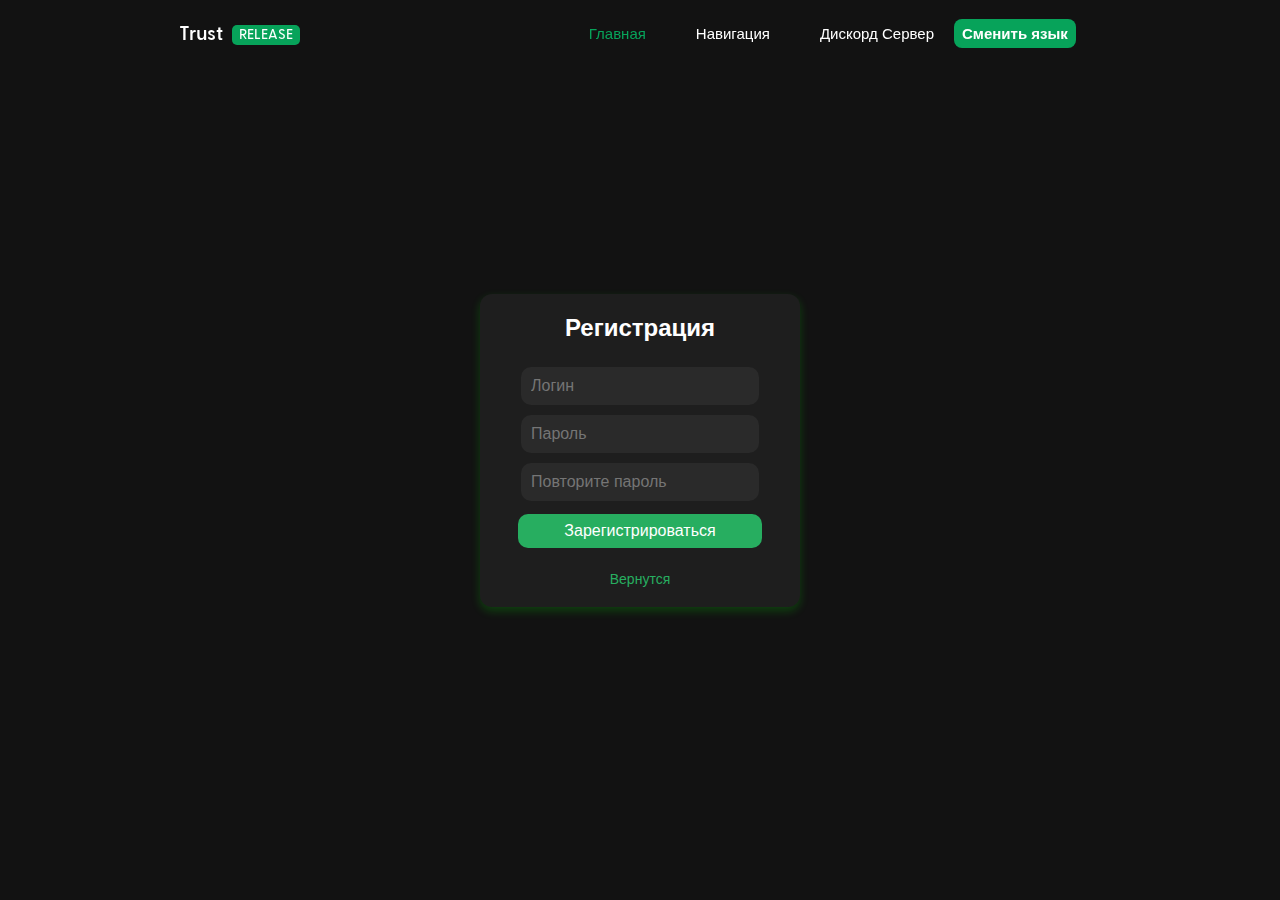
<file: register.html>
<!DOCTYPE html>
<html lang="ru" style="--gradient-color: linear-gradient(330deg, #9929ea 0%, #5808fb 100%);">
<head>
    <meta charset="UTF-8">
    <meta name="viewport" content="width=device-width, initial-scale=1.0">
    <title>Регистрация - Trust Client</title>
    <link rel="stylesheet" href="css/main.css">
    <link rel="shortcut icon" href="img/ellogo.png">
    <link rel="stylesheet" href="css/login.css">
</head>
<body>
    <div class="login-container">
        <h2>Регистрация</h2>
        <form id="registerForm">
            <input type="text" id="username" name="username" placeholder="Логин" required>
            <input type="password" id="password" name="password" placeholder="Пароль" required>
            <input type="password" id="confirmPassword" name="confirmPassword" placeholder="Повторите пароль" required>
            <button type="submit">Зарегистрироваться</button>
			<p class="info-text"><a href="login.html">Вернутся</a></p>
        </form>
        <div id="message"></div>
    </div>
    <header class="">
        <a class="logo" href="index.html">Trust <span>RELEASE</span></a>
        <ul class="navlist">
            <li><a style="color: var(--main-color);" href="index1.html">Главная</a></li>
            <li><a href="vibor.html">Навигация</a></li>
            <li><a href="https://discord.gg/SVkJ8RFNTB">Дискорд Сервер</a></li>
            <li><a class="login" href="index2.html">Сменить язык</a></li>
        </ul>   
	<script>
	document.getElementById("registerForm").addEventListener("submit", function(event) {
		event.preventDefault();

		let username = document.getElementById("username").value.trim();
		let password = document.getElementById("password").value.trim();
		let confirmPassword = document.getElementById("confirmPassword").value.trim();
		let messageBox = document.getElementById("message");

		// Проверка совпадения паролей
		if (password !== confirmPassword) {
			messageBox.innerHTML = '<div style="color: red; font-weight: bold;">Пароли не совпадают!</div>';
			return;
		}

		// Отправка данных на сервер
		fetch("register.php", {
			method: "POST",
			headers: { "Content-Type": "application/json" },
			body: JSON.stringify({ username, password })
		})
		.then(response => response.json())
		.then(data => {
			if (data.success) {
				messageBox.innerHTML = '<div style="color: green; font-weight: bold;"> ' + data.message + '</div>';
				setTimeout(() => { window.location.href = "login.html"; }, 1500);
			} else {
				messageBox.innerHTML = '<div style="color: red; font-weight: bold;"> ' + data.message + '</div>';
			}
		});
	});
	</script>
</body>
</html>
</file>
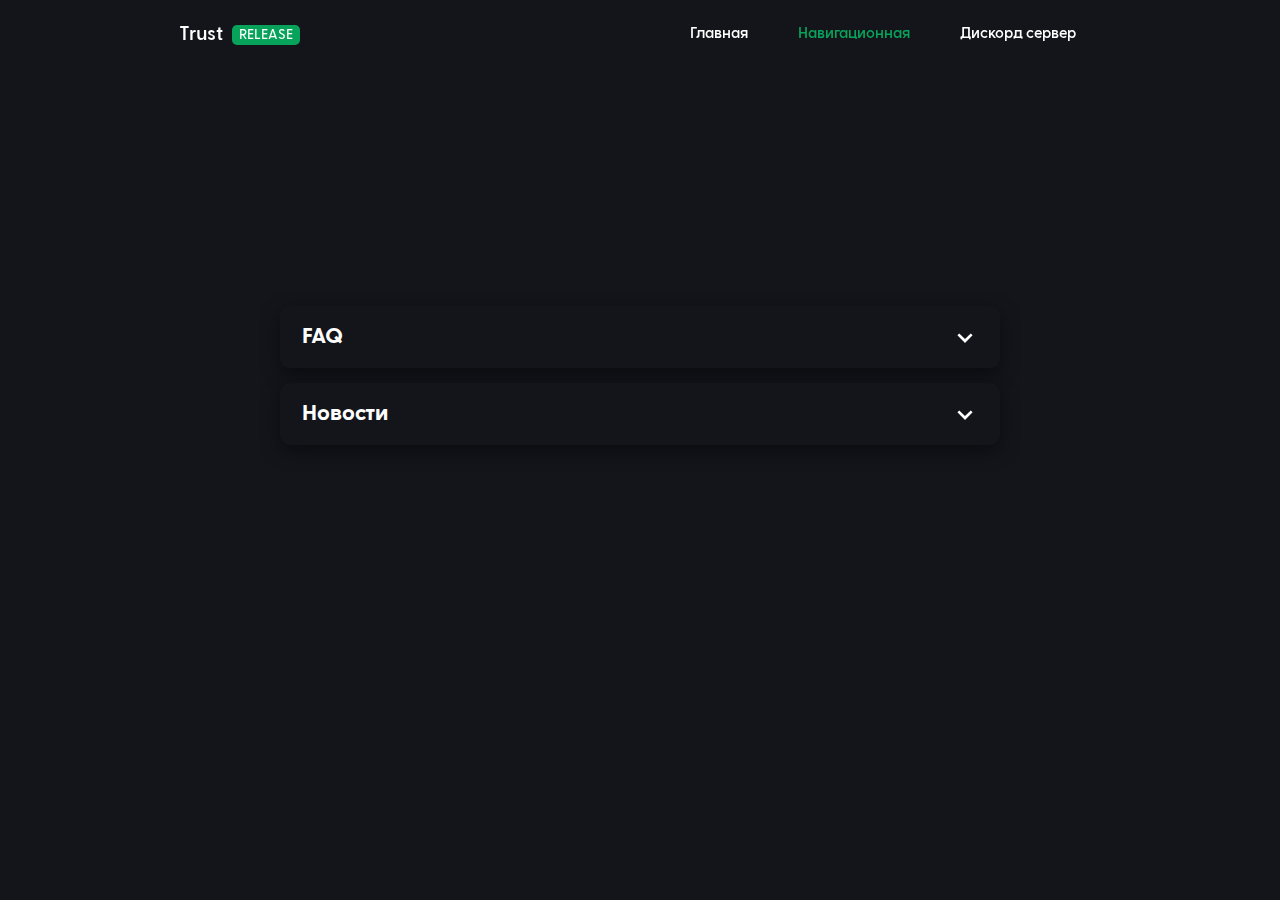
<file: vibor.html>
<!DOCTYPE html>
<html lang="en">
<head>
    <meta charset="UTF-8">
    <meta name="viewport" content="width=device-width, initial-scale=1.0">
    <title>FAQ - Trust Client</title>
    <link rel="shortcut icon" href="img/ellogo.png">
    <link href='boxicons@2.1.4/css/boxicons.min.css' rel='stylesheet'>
    <link rel="stylesheet" href="css2@family=Material+Symbols+Outlined%253Aopsz,wght,FILL,GRAD@24,400,1,0.html">
    <link rel="stylesheet" href="css/faq-1.css@1703621005.css">
</head>
<body>

    <div class="preloader">
        <div class="preloader__row">
          <div class="preloader__item"></div>
          <div class="preloader__item"></div>
        </div>
      </div>

    <header class="">
        <a class="logo" href="index1.html">Trust <span>RELEASE</span></a>
        <ul class="navlist">
            <li><a href="index1.html">Главная</a></li>
            <li><a style="color: var(--main-color);" href="vibor.html">Навигационная</a></li>
            <li><a href="https://discord.gg/Jp48Rv8VJC">Дискорд сервер</a></li>
            <!--<li><a class="login" href="">Авторизация</a></li>-->
        </ul>
    </header>

    <!-- Секция #1 - Faq Основное -->
    <section id="main">
        <div class="page-text">
            <h1 class="main-text anim">Выбери нужную тебе страницу</h1>
            <p class="desc-text anim">Данная страница - навигационная</p>
        </div>
    <div id="faq-u">
        <div class="faq">
            <div class="question">
                <h2 class="qatitle">FAQ</h2>
                <svg xmlns="http://www.w3.org/2000/svg" width="32" height="32" viewbox="0 0 24 24" style="fill: rgb(255, 255, 255);"><path d="M16.293 9.293 12 13.586 7.707 9.293l-1.414 1.414L12 16.414l5.707-5.707z"></path></svg>
            </div>
            <div class="answer">
                <p><a style="color: var(--main-color)" href="faq.php.html">Данная страница поможет вам с клиентом, с разными ошибками клиента</a>
                </p>
            </div>
        </div>
        <div class="faq">
            <div class="question">
                <h2 class="qatitle">Новости</h2>
                <svg xmlns="http://www.w3.org/2000/svg" width="32" height="32" viewbox="0 0 24 24" style="fill: rgb(255, 255, 255);"><path d="M16.293 9.293 12 13.586 7.707 9.293l-1.414 1.414L12 16.414l5.707-5.707z"></path></svg>
            </div>
            <div class="answer">
                <p><a style="color: var(--main-color)" href="co&#32;news.html">Данная страница поможет вам узнать все самые актуальные новости о клиенте</a>
                </p>
            </div>
        </div>
            </div>
        </div>
    </div>
    </section>

    <footer> </footer>

    <script>

        // Loading page
        window.onload = function () {
          document.body.classList.add('loaded_hiding');
          window.setTimeout(function () {
            document.body.classList.add('loaded');
            document.body.classList.remove('loaded_hiding');
          }, 500);
        }

        //Sticky header 
        document.addEventListener("DOMContentLoaded", function() {
            const header = document.querySelector("header");
            window.addEventListener("scroll", function() { 
                header.classList.toggle("sticky", window.scrollY > 20);
            });
        });

        // FAQs

        const faqs = document.querySelectorAll(".faq");

        faqs.forEach((faq) => {
            faq.addEventListener("click", () => {
                faq.classList.toggle("active");
            });
        });
    </script>
</body>
</html>
</file>
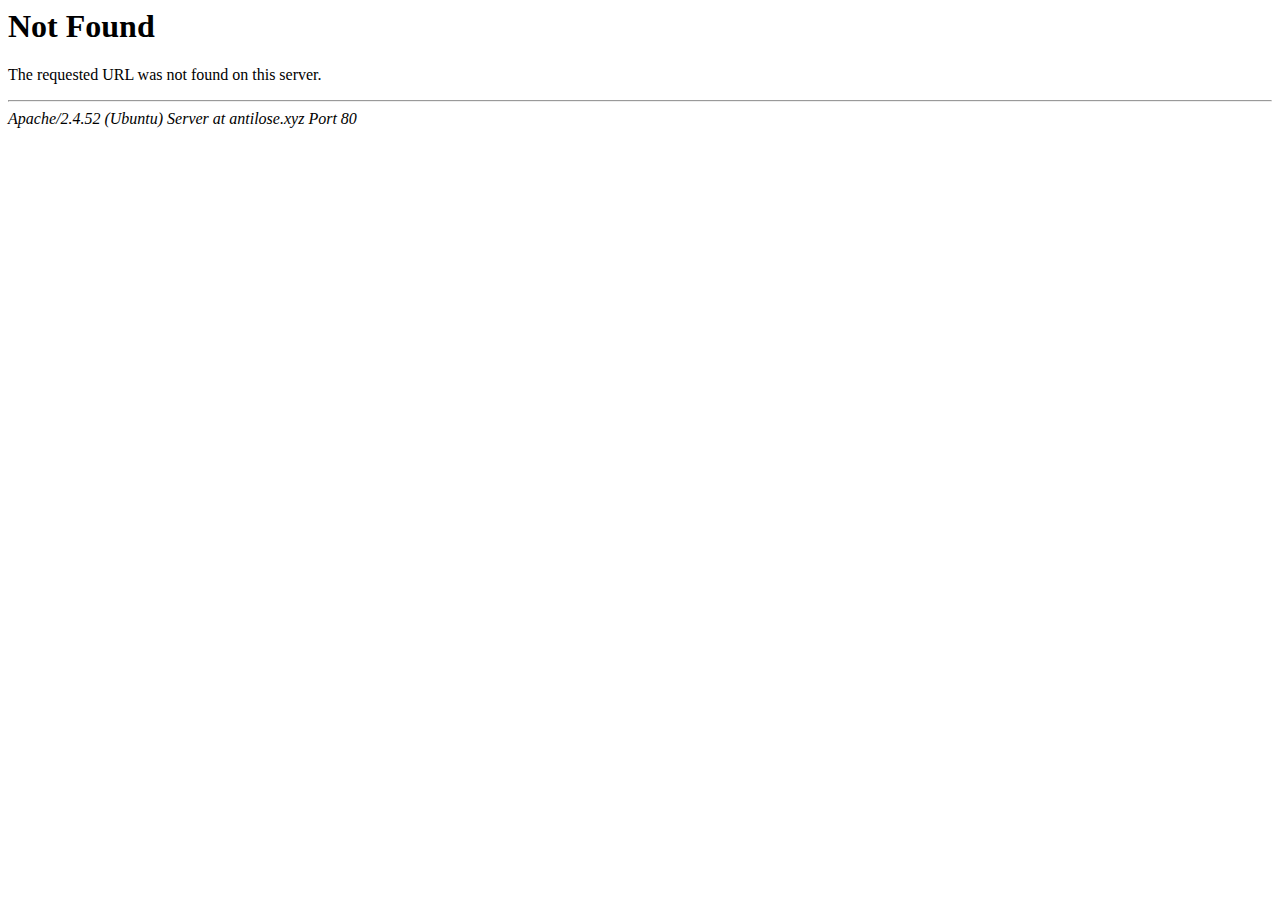
<file: css2/saved_resource(1).html>
<!DOCTYPE html PUBLIC "-//IETF//DTD HTML 2.0//EN">
<!-- saved from url=(0046)https://antilose.xyz/files/saved_resource.html -->
<html><head><meta http-equiv="Content-Type" content="text/html; charset=windows-1252">
<title>404 Not Found</title>
</head><body>
<h1>Not Found</h1>
<p>The requested URL was not found on this server.</p>
<hr>
<address>Apache/2.4.52 (Ubuntu) Server at antilose.xyz Port 80</address>

</body></html>
</file>
<file: css/main.css@1703620964.css>
﻿/*@import url('https://fonts.googleapis.com/css2?family=Inter:wght@300;400;500;600;700;800&display=swap');*/

@font-face {
    font-family: dbold;
    src: local('Greycliff CF Demi Bold'), local('Greycliff-CF-Demi-Bold'),
        url('../other/demibold/GreycliffCF-DemiBold.woff2.html') format('woff2'),
        url('../other/demibold/GreycliffCF-DemiBold.woff') format('woff'),
        url('../other/demibold/GreycliffCF-DemiBold.ttf') format('truetype');
    font-weight: 700;
}

@font-face {
    font-family: bold;
    src: local('Greycliff CF Bold'), local('Greycliff-CF-Bold'),
        url('../other/bold/GreycliffCF-Bold.woff2.html') format('woff2'),
        url('../other/bold/GreycliffCF-Bold.woff') format('woff'),
        url('../other/bold/GreycliffCF-Bold.ttf') format('truetype');
    font-weight: 600;
    font-style: normal;
}

@font-face {
    font-family: medium;
    src: local('Greycliff CF Medium'), local('Greycliff-CF-Medium'),
        url('../other/medium/GreycliffCF-Medium.woff2.html') format('woff2'),
        url('../other/medium/GreycliffCF-Medium.woff') format('woff'),
        url('../other/medium/GreycliffCF-Medium.ttf') format('truetype');
    font-weight: 500;
    font-style: normal;
}
@font-face {
    font-family: regular;
    src: local('Greycliff CF Regular'), local('Greycliff-CF-Regular'),
        url('../other/regular/GreycliffCF-Regular.woff2.html') format('woff2'),
        url('../other/regular/GreycliffCF-Regular.woff') format('woff'),
        url('../other/regular/GreycliffCF-Regular.ttf') format('truetype');
    font-weight: 400;
    font-style: normal;
  }

::-webkit-scrollbar {
    width: 7px;
  }
  
::-webkit-scrollbar-track {
background: #100f13;
}

::-webkit-scrollbar-thumb {
background: #383838;
border-radius: 20px;
}


::-webkit-scrollbar-button {
display: none;
}

* {
    margin: 0;
    padding: 0;
    text-decoration: none;
    box-sizing: border-box;
    list-style: none;
    scroll-behavior: smooth;
}

body {
    font-family: dbold, sans-serif;
    background: rgb(19, 21, 27);
    transition: all 0.3s ease-in-out;
}


:root {
    --main-color: #07a35a;
    --dark-color: #141414;
    --light-dark-color: #242424;
}

header {
    position: fixed;
    width: 100%;
    top: 0;
    right: 0;
    z-index: 1000;
    display: flex;
    align-items: center;
    justify-content: space-between;
    padding: 22px 14%;
    left: 0;
    transition: 0.3s ease;
}

header.sticky {
    padding: 16px 14%;
    background: #13151bd5;
    box-shadow: 0 0 20px #0000003e;
    border-bottom: 1px solid #2c2f35;
    backdrop-filter: blur(11px);
}

header .navlist {
    display: flex;
}

header .logo {
    font-family: dbold;
    color: #fff;
    font-size: 20px;
}

header a.active {
    color: var(--main-color);   
}

header .logo span {
    font-size: 14px;
    font-family: medium;
    vertical-align: middle;
    padding: 3px 7px 3px 7px;
    border-radius: 5px;
    margin-left: 5px;
    background: var(--main-color);
}

header .navlist a {
    color: #ffffff;
    font-size: 15px;
    font-weight: 500;
    margin: 0 25px;
    transition: all 0.3s ease;
}
header .navlist a:hover {
    color: #cacaca;
}

header .navlist .login {
    border-radius: 8px;
    font-weight: 600;
    font-size: 15px;
    padding: 6px 8px;
    color: #ffffff;
    background: #07a35a;
}

header .navlist .login:hover {
    background: #07a35a;
}

header .navlist .login:hover {
    color: #fff;
}


/*#gradient1 {
    width: 100%;
    height: 100%;
    top: 0;
    left: 0;
    position: absolute;
    background: linear-gradient(130deg, #2680fe, #00000000, #00000000);
    background-size: 200% 200%;
    animation: Animation 5s ease-in-out infinite;
}

#gradient2 {
    width: 100%;
    height: 100%;
    top: 0;
    right: 0;
    position: absolute;
    font-size:30px;
    background: linear-gradient(310deg, #2680fe, #00000000, #00000000);
    background-size: 200% 200%;
    animation: Animation2 5s ease-in-out infinite;
}

@keyframes Animation { 
    0%{background-position:100% 0%}
    50%{background-position:100% 20%}
    100%{background-position:100% 0%}
}

@keyframes Animation2 { 
    0%{background-position:30% 0%}
    50%{background-position:30% 20%}
    100%{background-position:30% 0%}
}
*/

/* Секция #1 - Главная страница */


#main {
    position: relative;
    width: 100%;
    height: 100vh;
    padding: 160px 14% 120px;
    background-size: cover;
    background-position: center;
    display: flex;
    align-items: center;
    justify-content: left;
    color: #fff;
}

#main .page-text img{
    width: 520px;
    position: absolute;
    right: 14%;
    top: 35%;
    border-radius: 10px;
    box-shadow: 0 0 30px #00000089;
    border: 1px solid #42424244;
    object-fit: cover;
}

#main .page-text h1 {
    font-family: bold;
    color: #ffffff;
    font-size: 58px;
    line-height: 1.02;
    font-weight: 700;
    margin-bottom: 34px;
}


#main .page-text p {
    font-family: regular;
    color: #dcdcdc;
    font-size: 17px;
    line-height: 1.40;
    margin-bottom: 34px;
}


  
  

#main .page-text .minecraft {
    background: linear-gradient(90deg, #07a35a, #07a35a);
    -webkit-background-clip: text;
    -webkit-text-fill-color: transparent;
}

#main .page-text .main-btn {
    font-weight: 600;
    color: #fff;
    padding: 8px 12px;
    background: var(--main-color);
    border-radius: 8px;
    transition: 0.3s ease;
    box-shadow: 0 4px 20px #0000003e;
}

#main .page-text .main-btn:hover {
    background: #07a35a;
}

#main .page-text .faq {
    font-weight: 600;
    color: #fff;
    padding: 8px 12px;
    margin-left: 5px;
    background: none;
}

#main .page-text .main-btn span {
    vertical-align: middle;
}

#main .page-text .anim {
    opacity: 0;
    transform: translateY(30px);
    animation: moveup 0.5s ease-in-out forwards;
}

@keyframes moveup {
    100% {
        opacity: 1;
        transform: translateY(0px);
    }
}


  
@media (max-width: 1700px) {
    #main .page-text img {
        width: 480px;
    }
}

@media (max-width: 1600px) {
    #showcase .video-text video {
        width: 470px;

    }
}

@media (max-width: 1500px) {
    #main .page-text img {
        display: none;
    }
}

@media (max-width: 1480px) {
    #whyus .container .wbox {
        margin-top: 8px;
    }
}

@media (max-width: 1380px) {
    #showcase .video-text video {
        display: none;
    }
}

@media (max-width: 880px) {
    #main .page-text h1 {
        font-size: 48px;
        margin-bottom: 24px;
    }
    #main .page-text p {
        font-size: 16px;
    }
    header .navlist {
        display: none;
    }
}

@media (max-width: 720px) {
    #main {
        padding: 160px 8% 120px;
    }

    header {
        padding: 22px 8%;
    }
    header.sticky {
        padding: 16px 8%;
    }

    #whyus .container .wbox {
        margin-bottom: 20px;
    }
    #whyus {
        padding: 0 8% 120px;
    }

}

@media (max-width: 620px) {
    #main .page-text h1 {
        font-size: 42px;
    }
}

@media (max-width: 480px) {
    #main .page-text p {
        font-size: 14px;
    }
}




.gradient {
    width: 100%;
    height: 100%;
    top: 0;
    left: 0;
    position: absolute;
    background: linear-gradient(to bottom, rgba(16, 19, 21, 0.6), rgba(16, 19, 21, 0.6));
}

.transition {
    position: absolute;
    top: 0;
    left: 0;
    width: 100%;
    height: 100%;
    background-image: linear-gradient(to bottom, rgba(0, 0, 0, 0.0) 45%, #13151b);
}

.bg-img {
    position: absolute;
    width: 100%;
    height: 100%;
    background-image: url('../img/overlay_4.png');
    background-size: cover;
    background-position: center;
    background-repeat: no-repeat;
}

.preloader {
    position: fixed;
    left: 0;
    top: 0;
    right: 0;
    bottom: 0;
    background: #13151b55;
    backdrop-filter: blur(18px);
    background-size: cover;
    background-position: center;
    z-index: 1001;
}


 
.preloader__row {
    position: relative;
    accent-color: #fff;
    top: 50%;
    left: 50%;
    width: 70px;
    height: 70px;
    margin-top: -35px;
    margin-left: -35px;
    text-align: center;
    animation: preloader-rotate 2s infinite ease-in-out;
}
 
.preloader__item {
    position: absolute;
    display: inline-block;
    top: 0;
    background-color: var(--main-color);
    border-radius: 100%;
    width: 35px;
    height: 35px;
    animation: preloader-bounce 2s infinite ease-in-out;
}
 
.preloader__item:last-child {
    top: auto;
    bottom: 0;
    animation-delay: -1s;
}
 
@keyframes preloader-rotate {
    100% {
        transform: rotate(360deg);
    }
}
 
@keyframes preloader-bounce {
    0%,
    100% {
        transform: scale(0);
    }
 
    50% {
        transform: scale(1);
    }
}
 
.loaded_hiding .preloader {
    transition: 0.5s opacity;
    opacity: 0;
}
 
.loaded .preloader {
    display: none;
}


/* Секция #2 - Почему именно мы? */

#whyus {
    position: relative;
    text-align: center;
    padding: 0 16% 120px;
}

#whyus .sec-title {
    font-family: bold;
    color: #fff;
    font-size: 33px;
    margin-bottom: 38px;
}

#whyus .container {
    display: flex;
    justify-content: space-between;
    flex-wrap: wrap;
}

#whyus .container .wbox {
    width: 23%;
    min-width: 250px;
    position: relative;
    padding: 20px 40px 25px 40px;
    border-radius: 13px;
    background: #13151bd5;
    box-shadow: 0 3px 20px #00000072;
    border: 1px solid #2c2f35;
    transition: 0.14s ease-in-out;
    cursor: default;
    user-select: none;
}

#whyus .container .wbox:hover{
    transform: scale(1.03);
    background: #16181f;
}

#whyus .container .wbox .title {
    color: #f0f8ff;
    font-family: bold;
    margin-bottom: 10px;
}

#whyus .container .wbox .desc {
    font-family: regular;
    color: #abaeb1;
}


/* Секция 3 - Видеообзор */

#showcase {
    position: relative;
    width: 100%;
    padding: 130px 14% 120px;
    background-size: cover;
    background-position: center;
    display: flex;
    align-items: center;
    justify-content: left;
    color: #fff;
    background: rgb(18, 20, 26);
}

#showcase .video-text video {
    width: 520px;
    position: absolute;
    right: 15%;
    top: 20%;
    border-radius: 10px;
    box-shadow: 0 0 20px #00000089;
}

#showcase .video-text .main-text {
    font-family: bold;
    color: #ffffff;
    font-size: 45px;
    font-weight: 700;
    margin-bottom: 22px;
}


#showcase .video-text .desc-text {
    font-family: regular;
    color: #abaeb1;
    font-size: 17px;
    line-height: 1.40;
    margin-bottom: 29px;
}

#showcase .video-text .install-btn {
    font-weight: 600;
    color: #fff;
    padding: 8px 12px;
    background: var(--main-color);
    border-radius: 8px;
    transition: 0.3s ease;
    box-shadow: 0 4px 20px #0000003e;
}

#showcase .video-text .install-btn:hover {
    background: #07a35a;
}

#showcase .video-text .install-btn span {
    vertical-align: middle;
}

#showcase .video-text .watch {
    font-weight: 600;
    color: #fff;
    padding: 8px 12px;
    margin-left: 5px;
    background: none;
}

/* Секция 4 - Установка клиента */

#inst-client {
    position: relative;
    text-align: center;
    padding: 60px 16% 0px;
}

#inst-client .inst-text {
    justify-content: space-between;
    flex-wrap: wrap;
    text-align: center;
}

#inst-client .inst-text .title {
    font-family: bold;
    color: #fff;
    font-size: 33px;
    margin-bottom: 12px;
}

#inst-client .inst-text .desc {
    font-family: regular;
    color: #abaeb1;
    font-size: 16px;
    line-height: 1.40;
    margin-bottom: 24px;
}

#inst-client .inst-text .install {
    font-weight: 600;
    color: #fff;
    padding: 8px 12px;
    background: var(--main-color);
    border-radius: 8px;
    transition: 0.3s ease;
    box-shadow: 0 4px 20px #0000003e;
}
#inst-client .inst-text .install:hover {
    background: #07a35a;
}

#inst-client .inst-text .install span {
    vertical-align: middle;
}

#inst-client .inst-text .faq {
    color: #fff;
    padding: 8px 12px;
    margin-left: 3px;
    margin-right: 3px;
    background: none;
}

#inst-client .inst-sup {
    padding-top: 16px;
}

/* Секция 4 - Залупа бесполезная */

#join-us {
    position: relative;
    text-align: left;
    padding: 80px 14% 80px;
}

#join-us .con-text .con-title{
    font-family: bold;
    color: #fff;
    text-align: center;
    font-size: 33px;
    margin-bottom: 38px;
}

#join-us .container {
    display: flex;
    justify-content: space-between;
    flex-wrap: wrap;
}

#join-us .container .con-box {
    width: 23%;
    display: flex;
    min-width: 250px;
    position: relative;
    padding: 20px 40px 20px 25px;
    border-radius: 13px;
    background: #13151bd5;
    box-shadow: 0 3px 20px #00000072;
    border: 1px solid #2c2f35;
    transition: 0.14s ease-in-out;
    cursor: default;
    user-select: none;
}

#join-us .container .con-box img {
    vertical-align: middle;
}

#join-us .container .con-box:hover{
    transform: scale(1.03);
    background: #16181f;
}

#join-us .container .con-box .title {
    color: #f0f8ff;
    font-family: regular;
    margin-bottom: 3px;
}

#join-us .container .con-box .desc {
    font-family: bold;
    font-size: 23px;
    color: #fff;
}

.snowflakes {
    position: fixed;
    top: 0;
    left: 0;
    width: 100%;
    height: 100%;
    pointer-events: none;
    z-index: 1;
}

.snowflake {
    position: absolute;
    background-color: #fff;
    border-radius: 50%;
    pointer-events: none;
    z-index: 2;
}
</file>
<file: css/main.css>
﻿/*@import url('https://fonts.googleapis.com/css2?family=Inter:wght@300;400;500;600;700;800&display=swap');*/

@font-face {
    font-family: dbold;
    src: local('Greycliff CF Demi Bold'), local('Greycliff-CF-Demi-Bold'),
        url('../other/demibold/GreycliffCF-DemiBold.woff2.html') format('woff2'),
        url('../other/demibold/GreycliffCF-DemiBold.woff') format('woff'),
        url('../other/demibold/GreycliffCF-DemiBold.ttf') format('truetype');
    font-weight: 700;
}

@font-face {
    font-family: bold;
    src: local('Greycliff CF Bold'), local('Greycliff-CF-Bold'),
        url('../other/bold/GreycliffCF-Bold.woff2.html') format('woff2'),
        url('../other/bold/GreycliffCF-Bold.woff') format('woff'),
        url('../other/bold/GreycliffCF-Bold.ttf') format('truetype');
    font-weight: 600;
    font-style: normal;
}

@font-face {
    font-family: medium;
    src: local('Greycliff CF Medium'), local('Greycliff-CF-Medium'),
        url('../other/medium/GreycliffCF-Medium.woff2.html') format('woff2'),
        url('../other/medium/GreycliffCF-Medium.woff') format('woff'),
        url('../other/medium/GreycliffCF-Medium.ttf') format('truetype');
    font-weight: 500;
    font-style: normal;
}
@font-face {
    font-family: regular;
    src: local('Greycliff CF Regular'), local('Greycliff-CF-Regular'),
        url('../other/regular/GreycliffCF-Regular.woff2.html') format('woff2'),
        url('../other/regular/GreycliffCF-Regular.woff') format('woff'),
        url('../other/regular/GreycliffCF-Regular.ttf') format('truetype');
    font-weight: 400;
    font-style: normal;
  }

::-webkit-scrollbar {
    width: 7px;
  }
  
::-webkit-scrollbar-track {
background: #100f13;
}

::-webkit-scrollbar-thumb {
background: #383838;
border-radius: 20px;
}


::-webkit-scrollbar-button {
display: none;
}

* {
    margin: 0;
    padding: 0;
    text-decoration: none;
    box-sizing: border-box;
    list-style: none;
    scroll-behavior: smooth;
}

body {
    font-family: dbold, sans-serif;
    background: rgb(19, 21, 27);
    transition: all 0.3s ease-in-out;
}


:root {
    --main-color: #07a35a;
    --dark-color: #141414;
    --light-dark-color: #242424;
}

header {
    position: fixed;
    width: 100%;
    top: 0;
    right: 0;
    z-index: 1000;
    display: flex;
    align-items: center;
    justify-content: space-between;
    padding: 22px 14%;
    left: 0;
    transition: 0.3s ease;
}

header.sticky {
    padding: 16px 14%;
    background: #13151bd5;
    box-shadow: 0 0 20px #0000003e;
    border-bottom: 1px solid #2c2f35;
    backdrop-filter: blur(11px);
}

header .navlist {
    display: flex;
}

header .logo {
    font-family: dbold;
    color: #fff;
    font-size: 20px;
}

header a.active {
    color: var(--main-color);   
}

header .logo span {
    font-size: 14px;
    font-family: medium;
    vertical-align: middle;
    padding: 3px 7px 3px 7px;
    border-radius: 5px;
    margin-left: 5px;
    background: var(--main-color);
}

header .navlist a {
    color: #ffffff;
    font-size: 15px;
    font-weight: 500;
    margin: 0 25px;
    transition: all 0.3s ease;
}
header .navlist a:hover {
    color: #cacaca;
}

header .navlist .login {
    border-radius: 8px;
    font-weight: 600;
    font-size: 15px;
    padding: 6px 8px;
    color: #ffffff;
    background: #07a35a;
    margin-left: -5px;
}

header .navlist .login:hover {
    background: #07a35a;
}

header .navlist .login:hover {
    color: #fff;
}


/*#gradient1 {
    width: 100%;
    height: 100%;
    top: 0;
    left: 0;
    position: absolute;
    background: linear-gradient(130deg, #2680fe, #00000000, #00000000);
    background-size: 200% 200%;
    animation: Animation 5s ease-in-out infinite;
}

#gradient2 {
    width: 100%;
    height: 100%;
    top: 0;
    right: 0;
    position: absolute;
    font-size:30px;
    background: linear-gradient(310deg, #2680fe, #00000000, #00000000);
    background-size: 200% 200%;
    animation: Animation2 5s ease-in-out infinite;
}

@keyframes Animation { 
    0%{background-position:100% 0%}
    50%{background-position:100% 20%}
    100%{background-position:100% 0%}
}

@keyframes Animation2 { 
    0%{background-position:30% 0%}
    50%{background-position:30% 20%}
    100%{background-position:30% 0%}
}
*/

/* Секция #1 - Главная страница */


#main {
    position: relative;
    width: 100%;
    height: 100vh;
    padding: 160px 14% 120px;
    background-size: cover;
    background-position: center;
    display: flex;
    align-items: center;
    justify-content: left;
    color: #fff;
}

#main .page-text img{
    width: 520px;
    position: absolute;
    right: 14%;
    top: 35%;
    border-radius: 10px;
    box-shadow: 0 0 30px #00000089;
    border: 1px solid #42424244;
    object-fit: cover;
}

#main .page-text h1 {
    font-family: bold;
    color: #ffffff;
    font-size: 58px;
    line-height: 1.02;
    font-weight: 700;
    margin-bottom: 34px;
}


#main .page-text p {
    font-family: regular;
    color: #dcdcdc;
    font-size: 17px;
    line-height: 1.40;
    margin-bottom: 34px;
}


  
  

#main .page-text .minecraft {
    background: linear-gradient(90deg, #07a35a, #07a35a);
    -webkit-background-clip: text;
    -webkit-text-fill-color: transparent;
}

#main .page-text .main-btn {
    font-weight: 600;
    color: #fff;
    padding: 8px 12px;
    background: var(--main-color);
    border-radius: 8px;
    transition: 0.3s ease;
    box-shadow: 0 4px 20px #0000003e;
}

#main .page-text .main-btn:hover {
    background: #07a35a;
}

#main .page-text .faq {
    font-weight: 600;
    color: #fff;
    padding: 8px 12px;
    margin-left: 5px;
    background: none;
}

#main .page-text .main-btn span {
    vertical-align: middle;
}

#main .page-text .anim {
    opacity: 0;
    transform: translateY(30px);
    animation: moveup 0.5s ease-in-out forwards;
}

@keyframes moveup {
    100% {
        opacity: 1;
        transform: translateY(0px);
    }
}


  
@media (max-width: 1700px) {
    #main .page-text img {
        width: 480px;
    }
}

@media (max-width: 1600px) {
    #showcase .video-text video {
        width: 470px;

    }
}

@media (max-width: 1500px) {
    #main .page-text img {
        display: none;
    }
}

@media (max-width: 1480px) {
    #whyus .container .wbox {
        margin-top: 8px;
    }
}

@media (max-width: 1380px) {
    #showcase .video-text video {
        display: none;
    }
}

@media (max-width: 880px) {
    #main .page-text h1 {
        font-size: 48px;
        margin-bottom: 24px;
    }
    #main .page-text p {
        font-size: 16px;
    }
    header .navlist {
        display: none;
    }
}

@media (max-width: 720px) {
    #main {
        padding: 160px 8% 120px;
    }

    header {
        padding: 22px 8%;
    }
    header.sticky {
        padding: 16px 8%;
    }

    #whyus .container .wbox {
        margin-bottom: 20px;
    }
    #whyus {
        padding: 0 8% 120px;
    }

}

@media (max-width: 620px) {
    #main .page-text h1 {
        font-size: 42px;
    }
}

@media (max-width: 480px) {
    #main .page-text p {
        font-size: 14px;
    }
}




.gradient {
    width: 100%;
    height: 100%;
    top: 0;
    left: 0;
    position: absolute;
    background: linear-gradient(to bottom, rgba(16, 19, 21, 0.6), rgba(16, 19, 21, 0.6));
}

.transition {
    position: absolute;
    top: 0;
    left: 0;
    width: 100%;
    height: 100%;
    background-image: linear-gradient(to bottom, rgba(0, 0, 0, 0.0) 45%, #13151b);
}

.bg-img {
    position: absolute;
    width: 100%;
    height: 100%;
    background-image: url('../img/overlay_4.png');
    background-size: cover;
    background-position: center;
    background-repeat: no-repeat;
}

.preloader {
    position: fixed;
    left: 0;
    top: 0;
    right: 0;
    bottom: 0;
    background: #13151b55;
    backdrop-filter: blur(18px);
    background-size: cover;
    background-position: center;
    z-index: 1001;
}


 
.preloader__row {
    position: relative;
    accent-color: #fff;
    top: 50%;
    left: 50%;
    width: 70px;
    height: 70px;
    margin-top: -35px;
    margin-left: -35px;
    text-align: center;
    animation: preloader-rotate 2s infinite ease-in-out;
}
 
.preloader__item {
    position: absolute;
    display: inline-block;
    top: 0;
    background-color: var(--main-color);
    border-radius: 100%;
    width: 35px;
    height: 35px;
    animation: preloader-bounce 2s infinite ease-in-out;
}
 
.preloader__item:last-child {
    top: auto;
    bottom: 0;
    animation-delay: -1s;
}
 
@keyframes preloader-rotate {
    100% {
        transform: rotate(360deg);
    }
}
 
@keyframes preloader-bounce {
    0%,
    100% {
        transform: scale(0);
    }
 
    50% {
        transform: scale(1);
    }
}
 
.loaded_hiding .preloader {
    transition: 0.5s opacity;
    opacity: 0;
}
 
.loaded .preloader {
    display: none;
}


/* Секция #2 - Почему именно мы? */

#whyus {
    position: relative;
    text-align: center;
    padding: 0 16% 120px;
}

#whyus .sec-title {
    font-family: bold;
    color: #fff;
    font-size: 33px;
    margin-bottom: 38px;
}

#whyus .container {
    display: flex;
    justify-content: space-between;
    flex-wrap: wrap;
}

#whyus .container .wbox {
    width: 23%;
    min-width: 250px;
    position: relative;
    padding: 20px 40px 25px 40px;
    border-radius: 13px;
    background: #13151bd5;
    box-shadow: 0 3px 20px #00000072;
    border: 1px solid #2c2f35;
    transition: 0.14s ease-in-out;
    cursor: default;
    user-select: none;
}

#whyus .container .wbox:hover{
    transform: scale(1.03);
    background: #16181f;
}

#whyus .container .wbox .title {
    color: #f0f8ff;
    font-family: bold;
    margin-bottom: 10px;
}

#whyus .container .wbox .desc {
    font-family: regular;
    color: #abaeb1;
}


/* Секция 3 - Видеообзор */

#showcase {
    position: relative;
    width: 100%;
    padding: 130px 14% 120px;
    background-size: cover;
    background-position: center;
    display: flex;
    align-items: center;
    justify-content: left;
    color: #fff;
    background: rgb(18, 20, 26);
}

#showcase .video-text video {
    width: 520px;
    position: absolute;
    right: 15%;
    top: 20%;
    border-radius: 10px;
    box-shadow: 0 0 20px #00000089;
}

#showcase .video-text .main-text {
    font-family: bold;
    color: #ffffff;
    font-size: 45px;
    font-weight: 700;
    margin-bottom: 22px;
    margin-top: -250px;
}


#showcase .video-text .desc-text {
    font-family: regular;
    color: #abaeb1;
    font-size: 17px;
    line-height: 1.40;
    margin-bottom: 29px;
}

#showcase .video-text .install-btn {
    font-weight: 600;
    color: #fff;
    padding: 8px 12px;
    background: var(--main-color);
    border-radius: 8px;
    transition: 0.3s ease;
    box-shadow: 0 4px 20px #0000003e;
}

#showcase .video-text .install-btn:hover {
    background: #07a35a;
}

#showcase .video-text .install-btn span {
    vertical-align: middle;
}

#showcase .video-text .watch {
    font-weight: 600;
    color: #fff;
    padding: 8px 12px;
    margin-left: 5px;
    background: none;
}

/* Секция 4 - Установка клиента */

#inst-client {
    position: relative;
    text-align: center;
    padding: 60px 16% 0px;
}

#inst-client .inst-text {
    justify-content: space-between;
    flex-wrap: wrap;
    text-align: center;
}

#inst-client .inst-text .title {
    font-family: bold;
    color: #fff;
    font-size: 33px;
    margin-bottom: 12px;
}

#inst-client .inst-text .desc {
    font-family: regular;
    color: #abaeb1;
    font-size: 16px;
    line-height: 1.40;
    margin-bottom: 24px;
}

#inst-client .inst-text .install {
    font-weight: 600;
    color: #fff;
    padding: 8px 12px;
    background: var(--main-color);
    border-radius: 8px;
    transition: 0.3s ease;
    box-shadow: 0 4px 20px #0000003e;
}
#inst-client .inst-text .install:hover {
    background: #07a35a;
}

#inst-client .inst-text .install span {
    vertical-align: middle;
}

#inst-client .inst-text .faq {
    color: #fff;
    padding: 8px 12px;
    margin-left: 3px;
    margin-right: 3px;
    background: none;
}

#inst-client .inst-sup {
    padding-top: 16px;
}

/* Секция 4 - Залупа бесполезная */

#join-us {
    position: relative;
    text-align: left;
    padding: 80px 14% 80px;
}

#join-us .con-text .con-title{
    font-family: bold;
    color: #fff;
    text-align: center;
    font-size: 33px;
    margin-bottom: 38px;
}

#join-us .container {
    display: flex;
    justify-content: space-between;
    flex-wrap: wrap;
}

#join-us .container .con-box {
    width: 23%;
    display: flex;
    min-width: 250px;
    position: relative;
    padding: 20px 40px 20px 25px;
    border-radius: 13px;
    background: #13151bd5;
    box-shadow: 0 3px 20px #00000072;
    border: 1px solid #2c2f35;
    transition: 0.14s ease-in-out;
    cursor: default;
    user-select: none;
}

#join-us .container .con-box img {
    vertical-align: middle;
}

#join-us .container .con-box:hover{
    transform: scale(1.03);
    background: #16181f;
}

#join-us .container .con-box .title {
    color: #f0f8ff;
    font-family: regular;
    margin-bottom: 3px;
}

#join-us .container .con-box .desc {
    font-family: bold;
    font-size: 23px;
    color: #fff;
}

.snowflakes {
    position: fixed;
    top: 0;
    left: 0;
    width: 100%;
    height: 100%;
    pointer-events: none;
    z-index: 1;
}

.snowflake {
    position: absolute;
    background-color: #fff;
    border-radius: 50%;
    pointer-events: none;
    z-index: 2;
}
</file>
<file: css/faq-1.css@1703621005.css>
﻿/*@import url('https://fonts.googleapis.com/css2?family=Inter:wght@300;400;500;600;700;800&display=swap');*/

@font-face {
    font-family: dbold;
    src: local('Greycliff CF Demi Bold'), local('Greycliff-CF-Demi-Bold'),
        url('../other/demibold/GreycliffCF-DemiBold.woff2.html') format('woff2'),
        url('../other/demibold/GreycliffCF-DemiBold.woff') format('woff'),
        url('../other/demibold/GreycliffCF-DemiBold.ttf') format('truetype');
    font-weight: 700;
    font-style: normal;
}

@font-face {
    font-family: bold;
    src: local('Greycliff CF Bold'), local('Greycliff-CF-Bold'),
        url('../other/bold/GreycliffCF-Bold.woff2.html') format('woff2'),
        url('../other/bold/GreycliffCF-Bold.woff') format('woff'),
        url('../other/bold/GreycliffCF-Bold.ttf') format('truetype');
    font-weight: 600;
    font-style: normal;
}

@font-face {
    font-family: medium;
    src: local('Greycliff CF Medium'), local('Greycliff-CF-Medium'),
        url('../other/medium/GreycliffCF-Medium.woff2.html') format('woff2'),
        url('../other/medium/GreycliffCF-Medium.woff') format('woff'),
        url('../other/medium/GreycliffCF-Medium.ttf') format('truetype');
    font-weight: 500;
    font-style: normal;
}
@font-face {
    font-family: regular;
    src: local('Greycliff CF Regular'), local('Greycliff-CF-Regular'),
        url('../other/regular/GreycliffCF-Regular.woff2.html') format('woff2'),
        url('../other/regular/GreycliffCF-Regular.woff') format('woff'),
        url('../other/regular/GreycliffCF-Regular.ttf') format('truetype');
    font-weight: 400;
    font-style: normal;
  }

::-webkit-scrollbar {
    width: 7px;
  }
  
::-webkit-scrollbar-track {
background: #100f13;
}

::-webkit-scrollbar-thumb {
background: #383838;
border-radius: 20px;
}


::-webkit-scrollbar-button {
display: none;
}

* {
    margin: 0;
    padding: 0;
    text-decoration: none;
    box-sizing: border-box;
    list-style: none;
    scroll-behavior: smooth;
    font-variant-numeric: lining-nums proportional-nums;
}

body {
    font-family: dbold, sans-serif;
    background: rgb(19, 21, 27);
    transition: all 0.3s ease-in-out;
}


:root {
    --main-color: #07a35a;
    --dark-color: #141414;
    --light-dark-color: #242424;
}

header {
    position: fixed;
    width: 100%;
    top: 0;
    right: 0;
    z-index: 1000;
    display: flex;
    align-items: center;
    justify-content: space-between;
    padding: 22px 14%;
    left: 0;
    transition: 0.3s ease;
}

header.sticky {
    padding: 16px 14%;
    background: #13151bd5;
    box-shadow: 0 0 20px #0000003e;
    border-bottom: 1px solid #2c2f35;
    backdrop-filter: blur(11px);
}

header .navlist {
    display: flex;
}
header a.active {
    color: var(--main-color);   
}
header .logo {
    font-family: dbold;
    color: #fff;
    font-size: 20px;
}

header .logo span {
    font-size: 14px;
    font-family: medium;
    vertical-align: middle;
    padding: 3px 7px 3px 7px;
    border-radius: 5px;
    margin-left: 5px;
    background: var(--main-color);
}

header .navlist a {
    color: #ffffff;
    font-size: 15px;
    font-weight: 500;
    margin: 0 25px;
    transition: all 0.3s ease;
}
header .navlist a:hover {
    color: #cacaca;
}

header .navlist .login {
    border-radius: 8px;
    font-weight: 600;
    font-size: 15px;
    padding: 6px 8px;
    color: #ffffff;
    background: #07a35a;
}

header .navlist .login:hover {
    background: #07a35a;
}

header .navlist .login:hover {
    color: #fff;
}

/* Секция #1 - Главная страница */


#main {
    position: relative;
    width: 100%;
    padding: 160px 14% 20px;
    background-size: cover;
    background-position: center;
    align-items: center;
    justify-content: center;
    color: #fff;
}

#main .page-text {
    text-align: center;
}

#main .page-text h1 {
    font-family: bold;
    color: #ffffff;
    font-size: 58px;
    line-height: 1.02;
    font-weight: 700;
    margin-bottom: 14px;
}


#main .page-text p {
    font-family: regular;
    color: #dcdcdc;
    font-size: 17px;
    line-height: 1.40;
    margin-bottom: 34px;
}

#main .page-text .main-btn {
    font-weight: 600;
    color: #fff;
    padding: 8px 12px;
    background: var(--main-color);
    border-radius: 8px;
    transition: 0.3s ease;
    box-shadow: 0 4px 20px #0000003e;
}

#main .page-text .main-btn:hover {
    background: #07a35a;
}

#main .page-text .faq {
    font-weight: 600;
    color: #fff;
    padding: 8px 12px;
    margin-left: 5px;
    background: none;
}

#main .page-text .main-btn span {
    vertical-align: middle;
}

#main .page-text .anim {
    opacity: 0;
    transform: translateY(30px);
    animation: moveup 0.5s ease-in-out forwards;
}


/* Секция 2 - Вопросы */

#faq-u {
    padding: 0px 14% 0px;
    margin: 0 auto;
    display: flex;
    flex-direction: column;
    align-items: center;
    position: relative;
    color: #fff;
}

#faq-u .faq {
    width: 720px;
    margin-top: 15px;
    box-shadow: 0 6px 20px #00000071;
    padding: 16px 18px;
    border-radius: 10px;
    background: #13151b;
    cursor: pointer;
    transition: 0.3s ease-in-out;
    border: 1px solid transparent;
}

#faq-u .faq:hover {
    border: 1px solid #24292e;
}

#faq-u .question {
    position: relative;
    display: flex;
    align-items: center;
}

#faq-u .question h2 {
    font-family: bold;
    font-size: 22px;
    margin-left: 3px;
}


#faq-u .answer p {
    border-top: 1px solid #24292e;
    font-size: 17px;
    font-family: regular;
    color: #dcdcdc;
    margin-top: 8px;
    padding-top: 8px;
    line-height: 1.4;
}

#faq-u .answer {
    max-height: 0;
    overflow: hidden;
    transition: max-height 0.3s ease;
}

#faq-u .faq.active {
    transform: scale(1.03);
    border: 1px solid #24292e;
}

#faq-u .faq.active .answer {
    max-height: 300px;
    transition: max-height 0.6s ease;
}

#faq-u .faq.active svg {
    transform: rotate(180deg);
}

#faq-u svg {
    position: absolute;
    right: 0px;
    transition: transform 0.3s ease;
}

@media (max-width: 880px) {
    #faq-u .faq {
        width: 560px;
    }
}


@keyframes moveup {
    100% {
        opacity: 1;
        transform: translateY(0px);
    }
}


  
@media (max-width: 1700px) {
    #main .page-text img {
        width: 480px;
    }
}

@media (max-width: 1600px) {
    #showcase .video-text video {
        width: 470px;

    }
}

@media (max-width: 1500px) {
    #main .page-text img {
        display: none;
    }
}

@media (max-width: 660px) {
    #faq-u .faq {
        width: 450px;
    }
    
    #faq-u svg {
        display: none;   
    }
}

@media (max-width: 530px) {
     #faq-u .faq {
        width: 360px;
    }
}
@media (max-width: 880px) {
    #main .page-text h1 {
        font-size: 48px;
        margin-bottom: 24px;
    }
    #main .page-text p {
        font-size: 16px;
    }
    header .navlist {
        display: none;
    }
}

@media (max-width: 720px) {
    #main {
        padding: 160px 8% 120px;
    }

    header {
        padding: 22px 8%;
    }
    header.sticky {
        padding: 16px 8%;
    }

    #whyus .container .wbox {
        margin-bottom: 20px;
    }
    #whyus {
        padding: 0 8% 120px;
    }

}

@media (max-width: 620px) {
    #main .page-text h1 {
        font-size: 42px;
    }
}

@media (max-width: 480px) {
    #main .page-text p {
        font-size: 14px;
    }
}




.gradient {
    width: 100%;
    height: 100%;
    top: 0;
    left: 0;
    position: absolute;
    background: linear-gradient(to bottom, rgba(16, 19, 21, 0.6), rgba(16, 19, 21, 0.6));
}

.transition {
    position: absolute;
    top: 0;
    left: 0;
    width: 100%;
    height: 100%;
    background-image: linear-gradient(to bottom, rgba(0, 0, 0, 0.0) 45%, #13151b);
}

.bg-img {
    position: absolute;
    width: 100%;
    height: 100%;
    background-image: url('../img/overlay_4.png');
    background-size: cover;
    background-position: center;
    background-repeat: no-repeat;
}

.preloader {
    position: fixed;
    left: 0;
    top: 0;
    right: 0;
    bottom: 0;
    background: #13151b55;
    backdrop-filter: blur(18px);
    background-size: cover;
    background-position: center;
    z-index: 1001;
}


 
.preloader__row {
    position: relative;
    accent-color: #fff;
    top: 50%;
    left: 50%;
    width: 70px;
    height: 70px;
    margin-top: -35px;
    margin-left: -35px;
    text-align: center;
    animation: preloader-rotate 2s infinite ease-in-out;
}
 
.preloader__item {
    position: absolute;
    display: inline-block;
    top: 0;
    background-color: var(--main-color);
    border-radius: 100%;
    width: 35px;
    height: 35px;
    animation: preloader-bounce 2s infinite ease-in-out;
}
 
.preloader__item:last-child {
    top: auto;
    bottom: 0;
    animation-delay: -1s;
}
 
@keyframes preloader-rotate {
    100% {
        transform: rotate(360deg);
    }
}
 
@keyframes preloader-bounce {
    0%,
    100% {
        transform: scale(0);
    }
 
    50% {
        transform: scale(1);
    }
}
 
.loaded_hiding .preloader {
    transition: 0.5s opacity;
    opacity: 0;
}
 
.loaded .preloader {
    display: none;
}
</file>
<file: css/login.css>
﻿body {
    background-color: #121212;
    color: #ffffff;
    font-family: Arial, sans-serif;
    display: flex;
    justify-content: center;
    align-items: center;
    height: 100vh;
    margin: 0;
}

.login-container {
    background: #1e1e1e;
    padding: 20px;
    border-radius: 12px;
    box-shadow: 0px 4px 10px rgba(0, 255, 0, 0.2);
    width: 320px;
    text-align: center;
}

h2 {
    margin-bottom: 20px;
}

input {
    width: 85%;
    padding: 10px;
    margin: 5px 0;
    border: none;
    border-radius: 10px;
    background: #2a2a2a;
    color: white;
    font-size: 16px;
    outline: none;
}

button {
    width: 87%;
    padding: 8px;
    margin: 8px 0;
    background: #27ae60;
    border: none;
    border-radius: 10px;
    font-size: 16px;
    color: white;
    cursor: pointer;
    transition: 0.3s;
}

button:hover {
    background: #219150;
}

.info-text {
    margin-top: 15px;
    font-size: 14px;
    color: #aaaaaa;
}

.info-text a {
    color: #27ae60;
    text-decoration: none;
}

.info-text a:hover {
    text-decoration: underline;
}

.success {
    color: #27ae60;
    font-weight: bold;
    margin-top: 10px;
}

.error {
    color: #e74c3c;
    font-weight: bold;
    margin-top: 10px;
}
</file>
